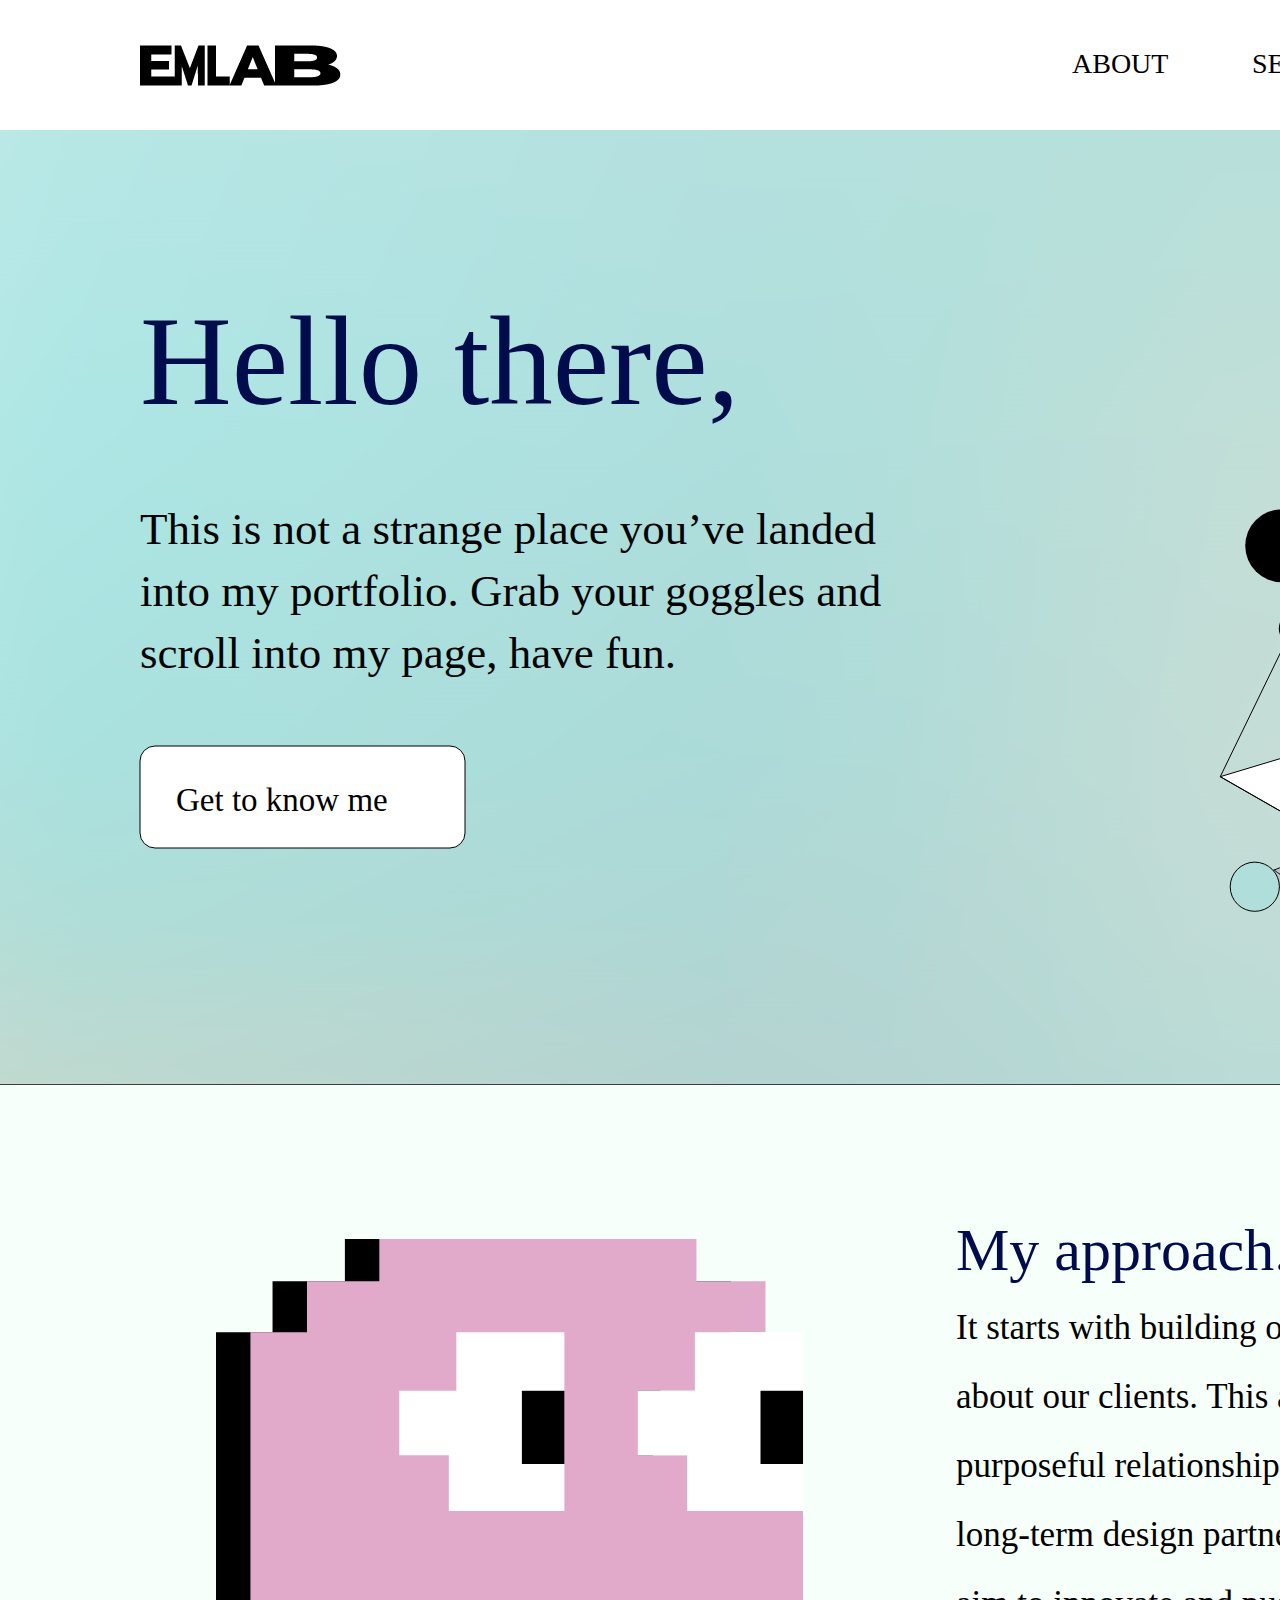
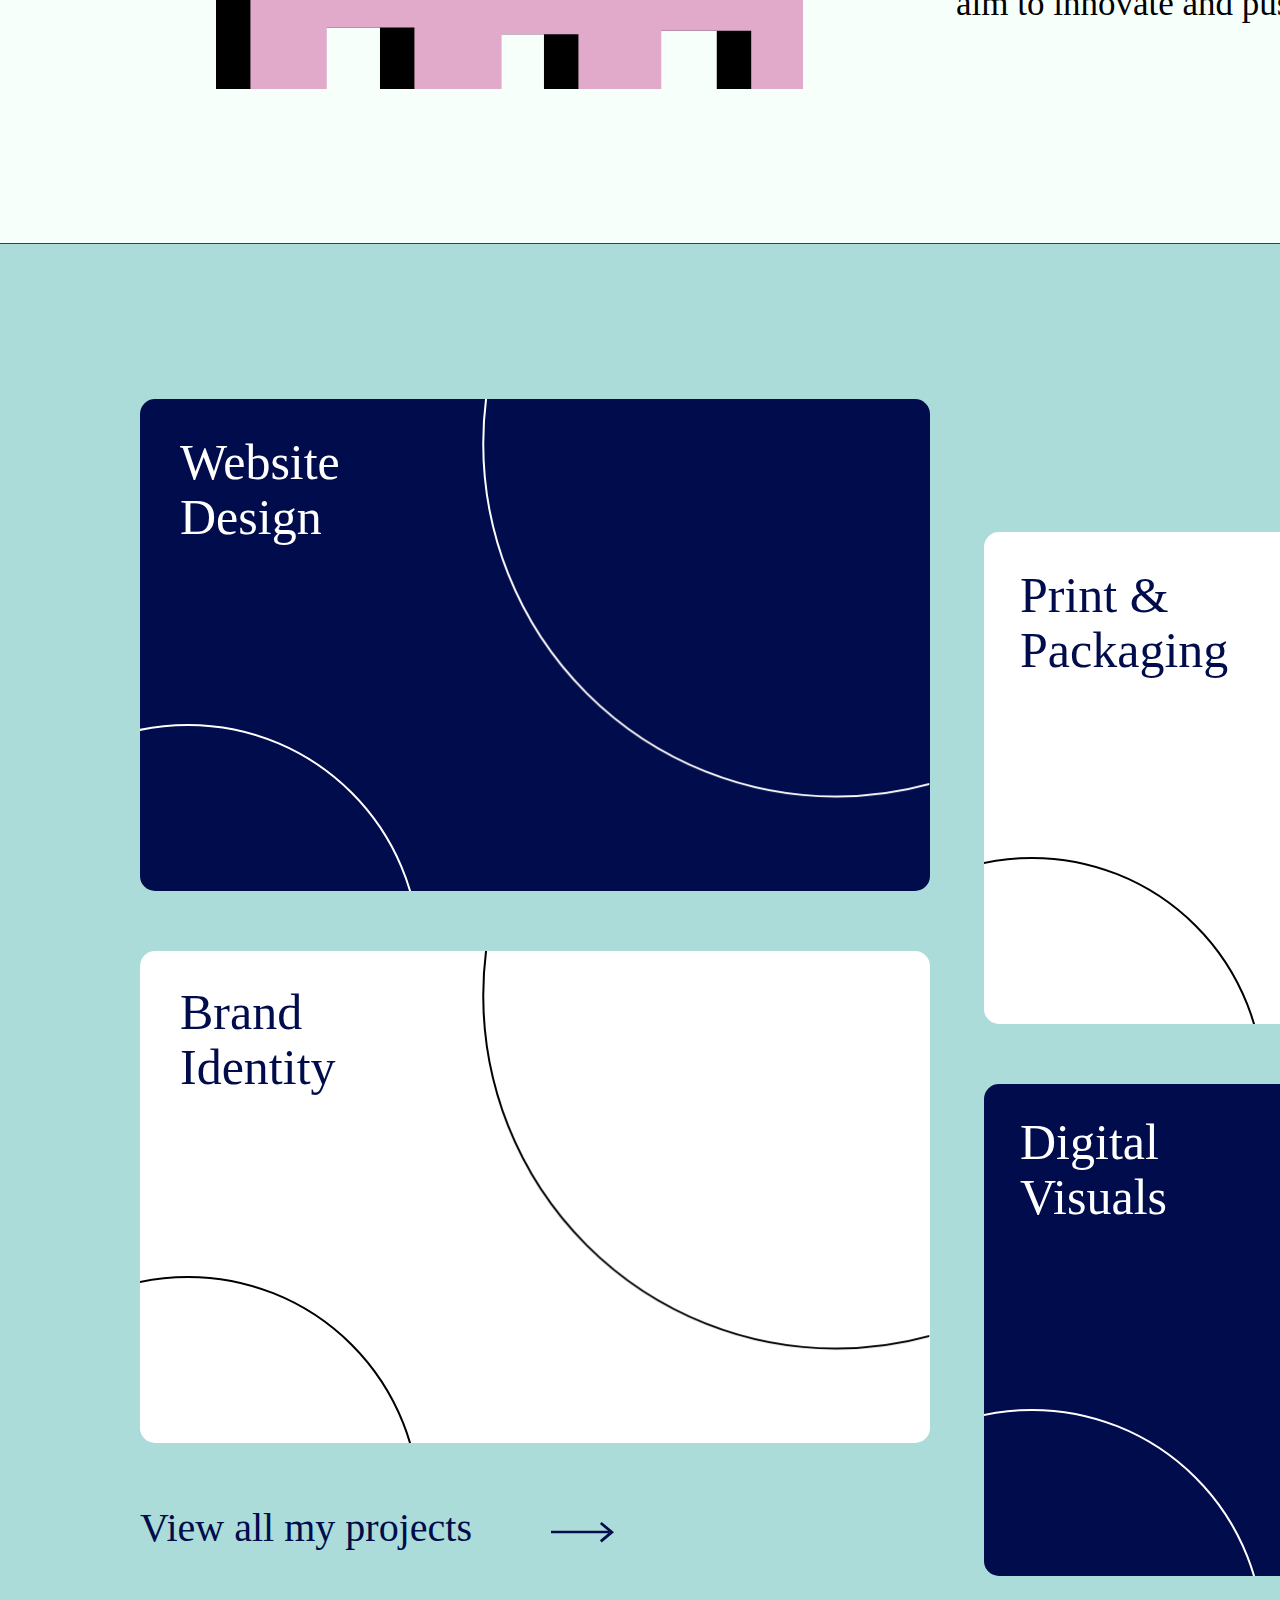
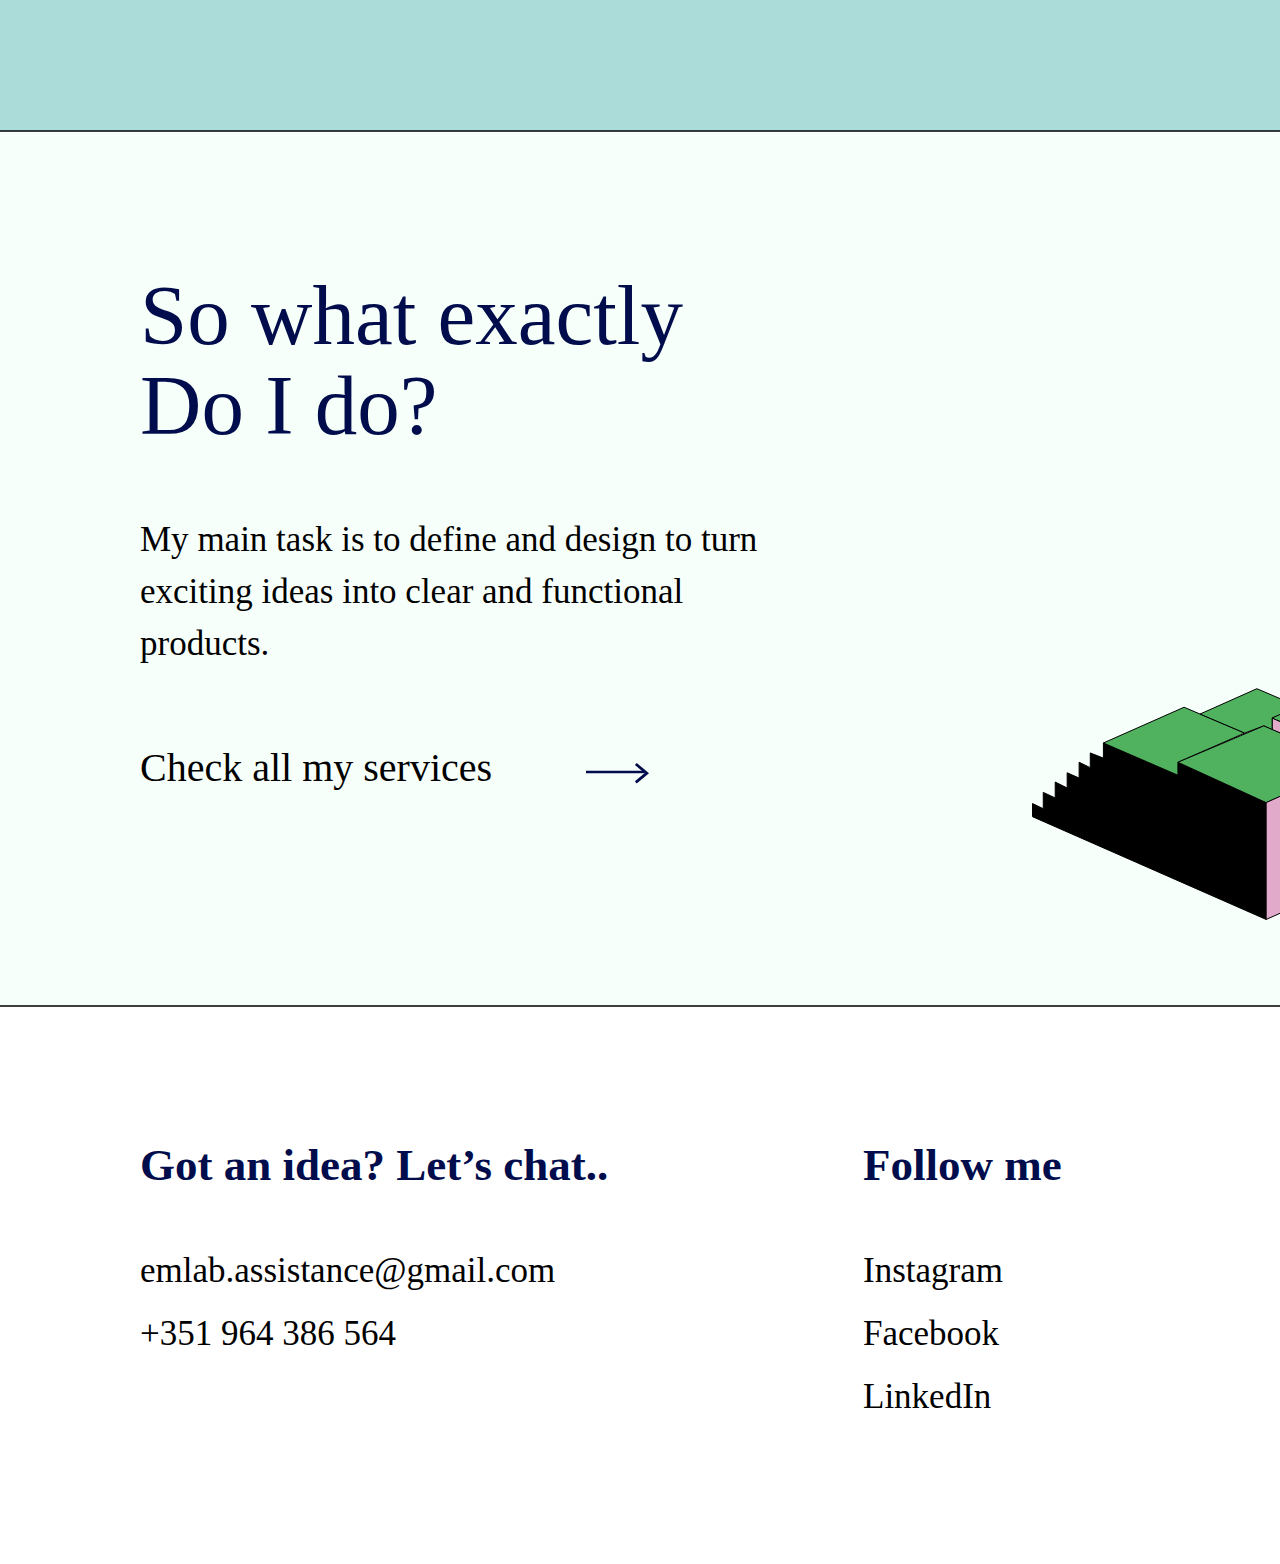
<file: index.html>
<!DOCTYPE html>
<html>
<head>
<meta charset="utf-8"/>
<meta http-equiv="X-UA-Compatible" content="IE=edge"/>
<meta name="viewport" content="width=device-width, initial-scale=1.0">
<title>Home</title>
<link rel="stylesheet" type="text/css" id="applicationStylesheet" href="assets/css/index.css"/>
<link rel="stylesheet" type="text/css" id="applicationStylesheet" href="assets/css/custom.css"/>


<script id="applicationScript" type="text/javascript" src="assets/js/index.js"></script>
</head>
<body style="width: 50%;"> <div>

	<div id="Home">
		<div id="Group_48">
			<svg class="Rectangle_46">
				<rect id="Rectangle_46" rx="0" ry="0" x="0" y="0" width="1920" height="760">
				</rect>
			</svg>
			<div id="My_approach__It_starts_with_bu">
				<span>My approach.</span><br><span style="font-family:Telegraf;font-style:normal;font-weight:lighter;font-size:35px;color:rgba(0,0,0,1);">It starts with building our knowledge and understanding <br/>about our clients. This approach helps us to build <br/>purposeful relationships with our clients, making us a<br/> long-term design partner for companies that genuinely<br/> aim to innovate and push for better.</span>
			</div>
			<img id="img3" src="assets/img/img3.png" srcset="assets/img/img3.png 1x, assets/img/img3@2x.png 2x">
				
		</div>
		<div id="Brand_identity">
			<span>Brand identity</span>
		</div>
		<div id="Packaging">
			<span>Packaging</span>
		</div>
		<svg class="Rectangle_45">
			<rect id="Rectangle_45" rx="15" ry="15" x="0" y="0" width="790" height="492">
			</rect>
		</svg>
		<svg class="Path_83" viewBox="0 1844 1921.041 1.5">
			<path id="Path_83" d="M 0 1844 L 1921.041015625 1844">
			</path>
		</svg>
		<svg class="Path_85" viewBox="0 1844 1921.041 1.5">
			<path id="Path_85" d="M 0 1844 L 1921.041015625 1844">
			</path>
		</svg>
		<svg class="Path_86" viewBox="0 1844 1921.041 1.5">
			<path id="Path_86" d="M 0 1844 L 1921.041015625 1844">
			</path>
		</svg>
		<svg class="Path_84" viewBox="0 1844 1921.041 1.5">
			<path id="Path_84" d="M 0 1844 L 1921.041015625 1844">
			</path>
		</svg>
		<div id="Group_47">
			<div id="Group_10">
				<img id="ID3174" src="assets/img/ID3174.png" >
					
				<svg class="Path_9" viewBox="140 3166 260 1">
					<path id="Path_9" d="M 140 3166 L 400 3166">
					</path>
				</svg>
			</div>
			<div id="This_is_not_a_strange_place_yo">
				<span>This is not a strange place you’ve landed<br/>into my portfolio. Grab your goggles and<br/>scroll into my page, have fun.</span>
			</div>
			<div id="Hello_there">
				<span>Hello there,</span>
			</div>
			<div id="Component_2__1" class="Component_2___1">
				<svg class="Rectangle_47">
					<rect id="Rectangle_47" rx="15" ry="15" x="0" y="0" width="325" height="102">
					</rect>
				</svg>
				<div id="Get_to_know_me">
				<a href="about.html">	<span>Get to know me</span></a>
				</div>
			</div>
			<img id="img2" src="assets/img/img2.png" srcset="assets/img/img2.png 1x, assets/img/img2@2x.png 2x">
				
		</div>
		<div id="Group_39">
			<svg class="Rectangle_48">
				<rect id="Rectangle_48" rx="0" ry="0" x="0" y="0" width="1920" height="558">
				</rect>
			</svg>
			<div id="Got_an_idea_Lets_chat">
				<span>Got an idea? Let’s chat..</span>
			</div>
			<div id="Follow_me">
				<span>Follow me</span>
			</div>
			<div id="emlabassistancegmailcom">
				<a href="mailto:emlab.assistance@gmail.com"><span>emlab.assistance@gmail.com</span></a>
			</div>
			<div id="Instagram">
				<a href="#"><span>Instagram</span></a>
			</div>
			<div id="ID351_964_386_564">
				<a href="#"><span>+351 964 386 564</span></a>
			</div>
			<div id="Facebook">
				<a href="#"><span>Facebook</span></a>
			</div>
			<div id="LinkedIn">
				<a href="#"><span>LinkedIn</span></a>
			</div>
			<img id="thanks" src="assets/img/thanks.png" srcset="assets/img/thanks.png 1x, assets/img/thanks@2x.png 2x">
				
		</div>
		<div id="Group_57">
			<svg class="Rectangle_29">
				<rect id="Rectangle_29" rx="0" ry="0" x="0" y="0" width="1920" height="875">
				</rect>
			</svg>
			<div id="So_what_exactly_Do_I_do">
				<span>So what exactly<br/>Do I do?</span>
			</div>
			<div id="Component_1__2" class="Component_1___2">
				<div id="Check_all_my_services">
					<a href="services.html"><span>Check all my services</span></a>
				</div>
				<div id="Group_23">
					<svg class="Path_81" viewBox="549.848 3015 9.878 16.456">
						<path id="Path_81" d="M 549.8477172851562 3015.000244140625 L 559.725341796875 3023.227783203125 L 549.8477172851562 3031.455810546875">
						</path>
					</svg>
					<svg class="Path_82" viewBox="483.041 3043.694 58.06 2.5">
						<path id="Path_82" d="M 541.100341796875 3043.6943359375 L 483.0407104492188 3043.6943359375">
						</path>
					</svg>
				</div>
			</div>
			<div id="My_Main_task_is_to_define_and_">
				<span>My </span><span style="text-transform:lowercase;">M</span><span>ain task is to define and design to turn<br/>exciting ideas into clear and functional<br/>products.</span>
			</div>
			<img id="img4" src="assets/img/img4.png" srcset="assets/img/img4.png 1x, assets/img/img4@2x.png 2x">
				
		</div>
		<svg class="Rectangle_49">
			<rect id="Rectangle_49" rx="0" ry="0" x="0" y="0" width="1920" height="1487">
			</rect>
		</svg>
		<div id="Group_50">
			<div id="Group_49">
				<svg class="Rectangle_35">
					<rect id="Rectangle_35" rx="15" ry="15" x="0" y="0" width="790" height="492">
					</rect>
				</svg>
				<div id="Group_28">
					<div id="Group_25">
						<img id="Group_24" src="assets/img/Group_24.png" srcset="assets/img/Group_24.png 1x, assets/img/Group_24@2x.png 2x">
							
						</svg>
					</div>
					<div id="Group_27">
						<img id="Group_26" src="assets/img/Group_26.png" srcset="assets/img/Group_26.png 1x, assets/img/Group_26@2x.png 2x">
							
						</svg>
					</div>
				</div>
			</div>
			<div id="Website_Design">
				<span>Website<br/>Design</span>
			</div>
		</div>
		<div id="Group_55">
			<svg class="Rectangle_40">
				<rect id="Rectangle_40" rx="15" ry="15" x="0" y="0" width="790" height="492">
				</rect>
			</svg>
			<div id="Group_30">
				<div id="Group_25_b">
					<img id="Group_24_b" src="assets/img/Group_24_b.png" srcset="assets/img/Group_24_b.png 1x, assets/img/Group_24_b@2x.png 2x">
						
					</svg>
				</div>
				<div id="Group_27_b">
					<img id="Group_26_b" src="assets/img/Group_26_b.png" srcset="assets/img/Group_26_b.png 1x, assets/img/Group_26_b@2x.png 2x">
						
					</svg>
				</div>
			</div>
			<div id="Digital_Visuals">
				<span>Digital<br/>Visuals</span>
			</div>
		</div>
		<div id="Group_54">
			<div id="Group_53">
				<svg class="Rectangle_39">
					<rect id="Rectangle_39" rx="15" ry="15" x="0" y="0" width="790" height="492">
					</rect>
				</svg>
				<div id="Group_32">
					<div id="Group_25_ca">
						<img id="Group_24_cb" src="assets/img/Group_24_cb.png" srcset="assets/img/Group_24_cb.png 1x, assets/img/Group_24_cb@2x.png 2x">
							
						</svg>
					</div>
					<div id="Group_27_cc">
						<img id="Group_26_cd" src="assets/img/Group_26_cd.png" srcset="assets/img/Group_26_cd.png 1x, assets/img/Group_26_cd@2x.png 2x">
							
						</svg>
					</div>
				</div>
			</div>
			<div id="Brand_Identity">
				<span>Brand<br/>Identity</span>
			</div>
		</div>
		<div id="Group_52">
			<div id="Group_51">
				<svg class="Rectangle_36">
					<rect id="Rectangle_36" rx="15" ry="15" x="0" y="0" width="790" height="492">
					</rect>
				</svg>
				<div id="Group_29">
					<div id="Group_25_cj">
						<img id="Group_24_ck" src="assets/img/Group_24_ck.png" srcset="assets/img/Group_24_ck.png 1x, assets/img/Group_24_ck@2x.png 2x">
							
						</svg>
					</div>
					<div id="Group_27_cl">
						<img id="Group_26_cm" src="assets/img/Group_26_cm.png" srcset="assets/img/Group_26_cm.png 1x, assets/img/Group_26_cm@2x.png 2x">
							
						</svg>
					</div>
				</div>
			</div>
			<div id="Print__Packaging">
				<span>Print &<br/>Packaging</span>
			</div>
		</div>
		<div id="Component_1__1" class="Component_1___1">
			<div id="View_all_my_projects">
				<span>View all my projects</span>
			</div>
			<div id="Group_23_cq">
				<svg class="Path_81_cr" viewBox="549.848 3015 9.878 16.456">
					<path id="Path_81_cr" d="M 549.8477172851562 3015.000244140625 L 559.725341796875 3023.227783203125 L 549.8477172851562 3031.455810546875">
					</path>
				</svg>
				<svg class="Path_82_cs" viewBox="483.041 3043.694 58.06 2.5">
					<path id="Path_82_cs" d="M 541.100341796875 3043.6943359375 L 483.0407104492188 3043.6943359375">
					</path>
				</svg>
			</div>
		</div>
		<div id="Group_46">
			<svg class="Rectangle_1">
				<rect id="Rectangle_1" rx="0" ry="0" x="0" y="0" width="1920" height="130">
				</rect>
			</svg>
			<div id="Group_45">
				<div id="Component_6__1" class="Component_6___1">
					<div id="Work">
						<a href="about.html"><span>Work</span></a>
					</div>
				</div>
				<div id="Component_5__1" class="Component_5___1">
					<div id="Services">
						<a href="services.html"><span>Services</span></a>
					</div>
				</div>
				<div id="Component_4__1" class="Component_4___1">
					<div id="About">
						<a href="about.html"><span>About</span></a>
					</div>
				</div>
				<div id="Component_7__1" class="Component_7___1">
					<div id="Contact">
						<a href="#Group_39"><span>Contact</span></a>
					</div>
				</div>
			</div>
			<a href="index.html"><img id="EMLAB-logo-01" src="assets/img/EMLAB-logo-01.png" srcset="assets/img/EMLAB-logo-01.png 1x, assets/img/EMLAB-logo-01@2x.png 2x"></a>
				
		</div>
		<svg class="Path_177" viewBox="0 1844 1921.041 1.5">
			<path id="Path_177" d="M 0 1844 L 1921.041015625 1844">
			</path>
		</svg>
		<svg class="Path_178" viewBox="0 1844 1921.041 1.5">
			<path id="Path_178" d="M 0 1844 L 1921.041015625 1844">
			</path>
		</svg>
	</div>
</div>

</body>
</html>
</file>
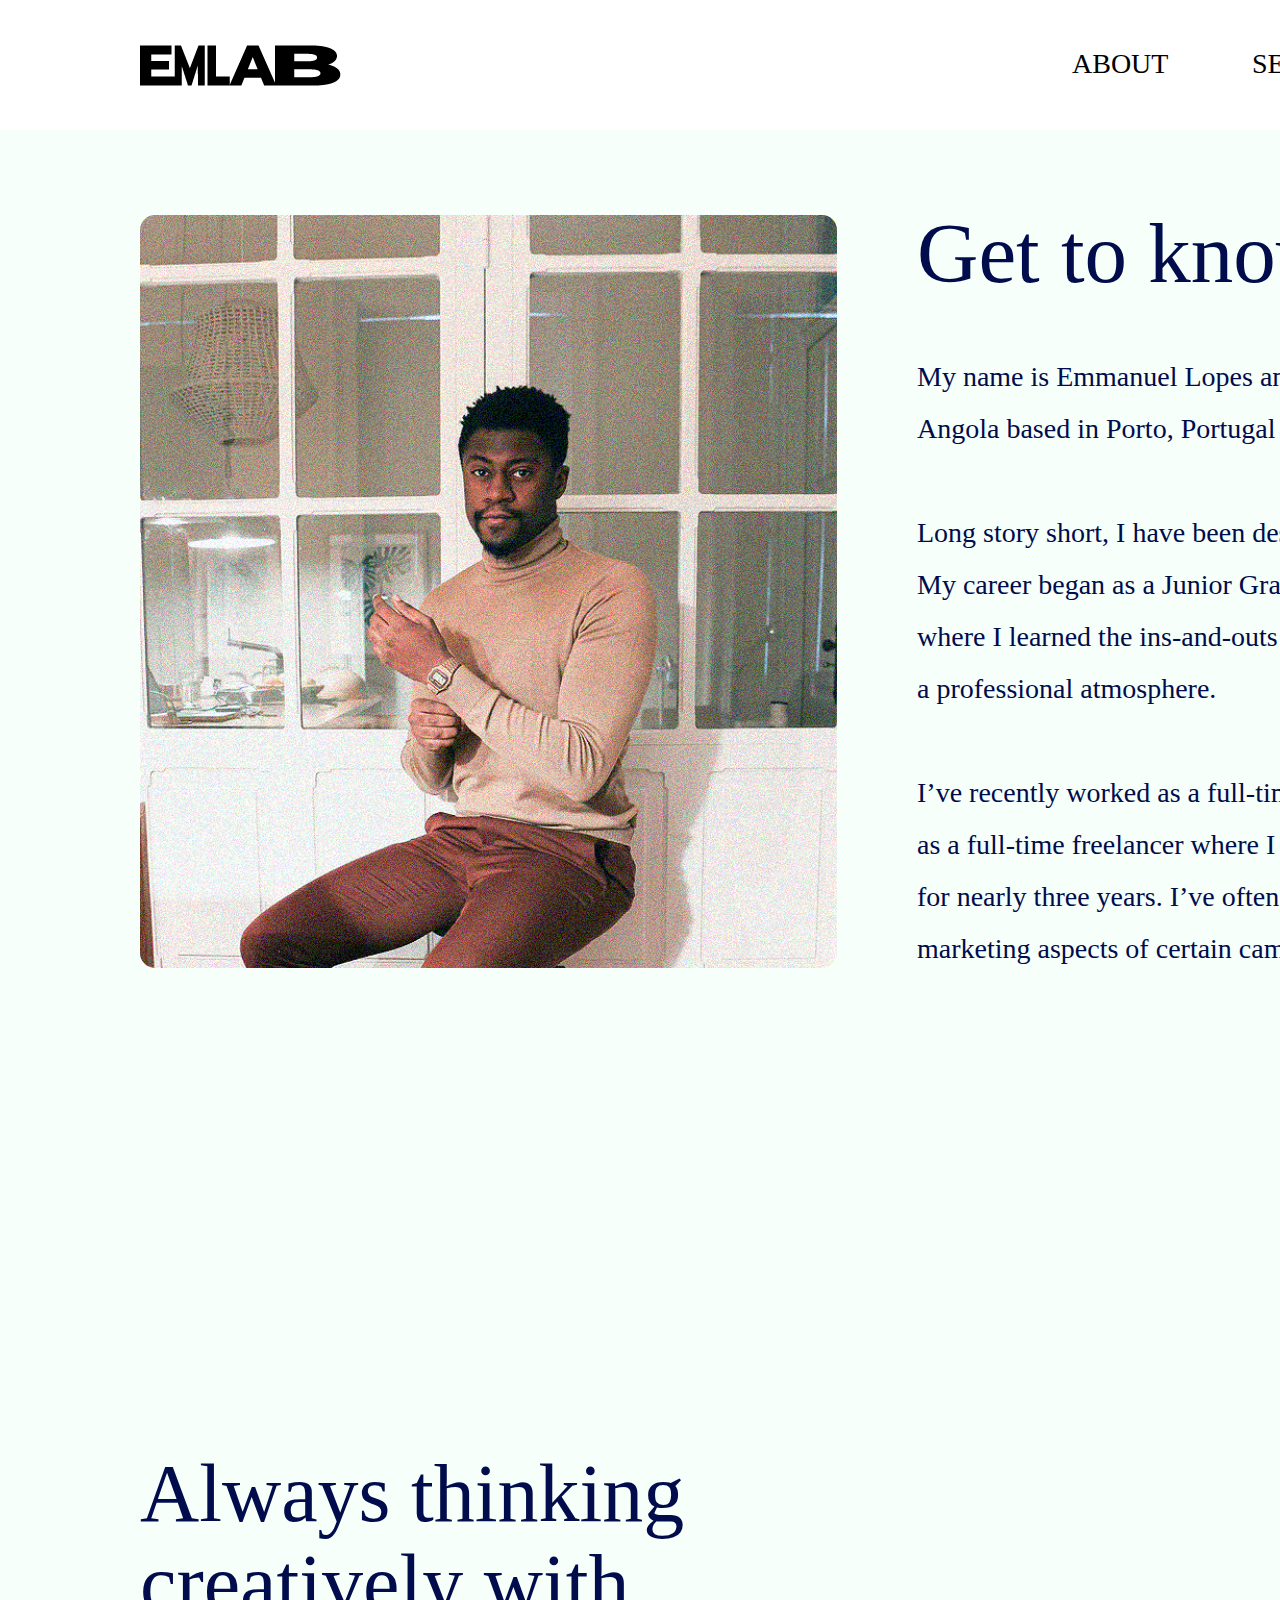
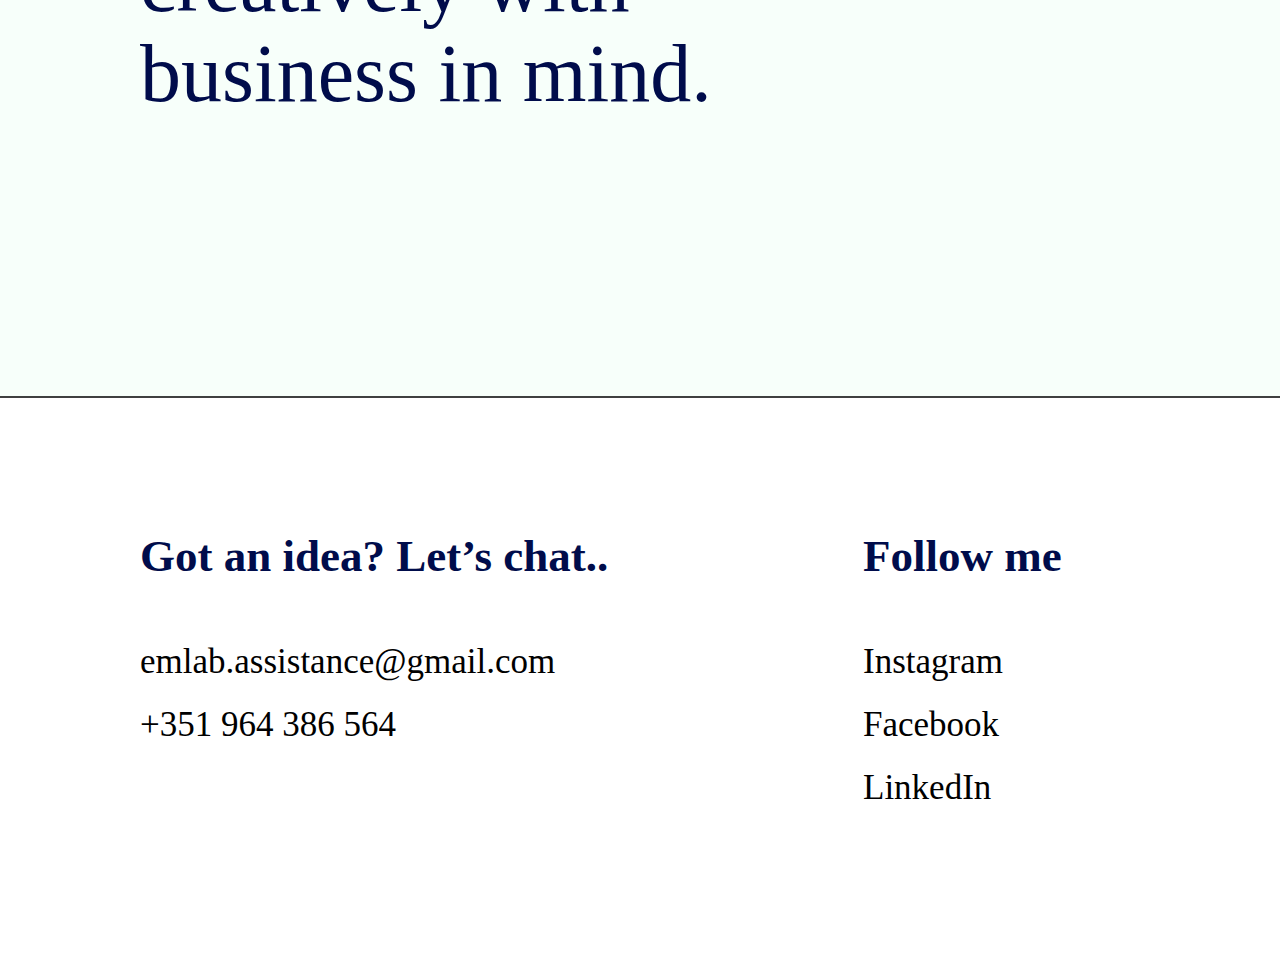
<file: about.html>
<!DOCTYPE html>
<html>
<head>
<meta charset="utf-8"/>
<meta http-equiv="X-UA-Compatible" content="IE=edge"/>
<meta name="viewport" content="width=device-width, initial-scale=1.0">
<title>About me</title>
<link rel="stylesheet" type="text/css" id="applicationStylesheet" href="assets/css/about.css"/>
<link rel="stylesheet" type="text/css" id="applicationStylesheet" href="assets/css/custom.css"/>
<script id="applicationScript" type="text/javascript" src="assets/js/about.js"></script>
</head>
<body>
<div id="About_me">
	<div id="Group_39">
		<svg class="Rectangle_48">
			<rect id="Rectangle_48" rx="0" ry="0" x="0" y="0" width="1920" height="558">
			</rect>
		</svg>
		<div id="Got_an_idea_Lets_chat">
			<span>Got an idea? Let’s chat..</span>
		</div>
		<div id="Follow_me">
			<span>Follow me</span>
		</div>
		<div id="emlabassistancegmailcom">
			<a href="mailto:emlab.assistance@gmail.com"><span>emlab.assistance@gmail.com</span></a>
		</div>
		<div id="Instagram">
			<a href="#"><span>Instagram</span></a>
		</div>
		<div id="ID351_964_386_564">
			<a href="#"><span>+351 964 386 564</span></a>
		</div>
		<div id="Facebook">
			<a href="#"><span>Facebook</span></a>
		</div>
		<div id="LinkedIn">
			<a href="#"><span>LinkedIn</span></a>
		</div>
		<img id="thanks" src="assets/img/thanks.png" srcset="assets/img/thanks.png 1x, assets/img/thanks@2x.png 2x">
			
	</div>
	<svg class="Rectangle_51">
		<rect id="Rectangle_51" rx="0" ry="0" x="0" y="0" width="1920" height="1867">
		</rect>
	</svg>
	<div id="Get_to_know_me_">
		<span>Get to know me</span><span style="font-style:normal;font-weight:lighter;font-size:35px;"></span><br>
	</div>
	<div id="My_name_is_Emmanuel_Lopes_and_" style="width: 200px;">
			<p >My name is Emmanuel Lopes and I’m a Creative from Luanda,<br> Angola based in Porto, Portugal and I mainly I’m a Graphic Designer.<br/><br/>Long story short, I have been designing professionally for almost 7 years.<br> My career began as a Junior Graphic and Interior Design intern,<br> where I learned the ins-and-outs of working alone and with teams in <br/>a professional atmosphere.<br/><br/>I’ve recently worked as a full-time employee in a marketing firm and also,<br> as a full-time freelancer where I managed and maintained brand’s website <br> for nearly three years. I’ve often contributed as a designer on branding and <br> marketing aspects of certain campaigns.</p>
	</div>
	<div id="Always_thinking_creatively_wit">
		<span>Always thinking<br/>creatively with<br/>business in mind.</span>
	</div>
	<svg class="Rectangle_1">
		<rect id="Rectangle_1" rx="0" ry="0" x="0" y="0" width="1920" height="130">
		</rect>
	</svg>
	<div id="Component_6__2" class="Component_6___2">
		<div id="Work">
			<a href="about.html"><span>Work</span></a>
		</div>
	</div>
	<div id="Component_5__2" class="Component_5___2">
		<div id="Services">
			<a href="services.html"><span>Services</span></a>
		</div>
	</div>
	<div id="Component_4__2" class="Component_4___2">
		<div id="About">
			<a href="about.html"><span>About</span></a>
		</div>
	</div>
	<div id="Component_7__2" class="Component_7___2">
		<div id="Contact">
			<a href="#Group_39"><span>Contact</span></a>
		</div>
	</div>
	<img id="ID44C11544-BC4D-416D-89C4-FFD4" src="assets/img/ID44C11544-BC4D-416D-89C4-FFD4.png" srcset="assets/img/ID44C11544-BC4D-416D-89C4-FFD4.png 1x, assets/img/ID44C11544-BC4D-416D-89C4-FFD4@2x.png 2x">
		
	<svg class="Path_175" viewBox="0 1844 1921.041 1.5">
		<path id="Path_175" d="M 0 1844 L 1921.041015625 1844">
		</path>
	</svg>
	<a href="index.html"><img id="EMLAB-logo-01" src="assets/img/EMLAB-logo-01.png" srcset="assets/img/EMLAB-logo-01.png 1x, assets/img/EMLAB-logo-01@2x.png 2x"></a>
		
</div>
</body>
</html>
</file>
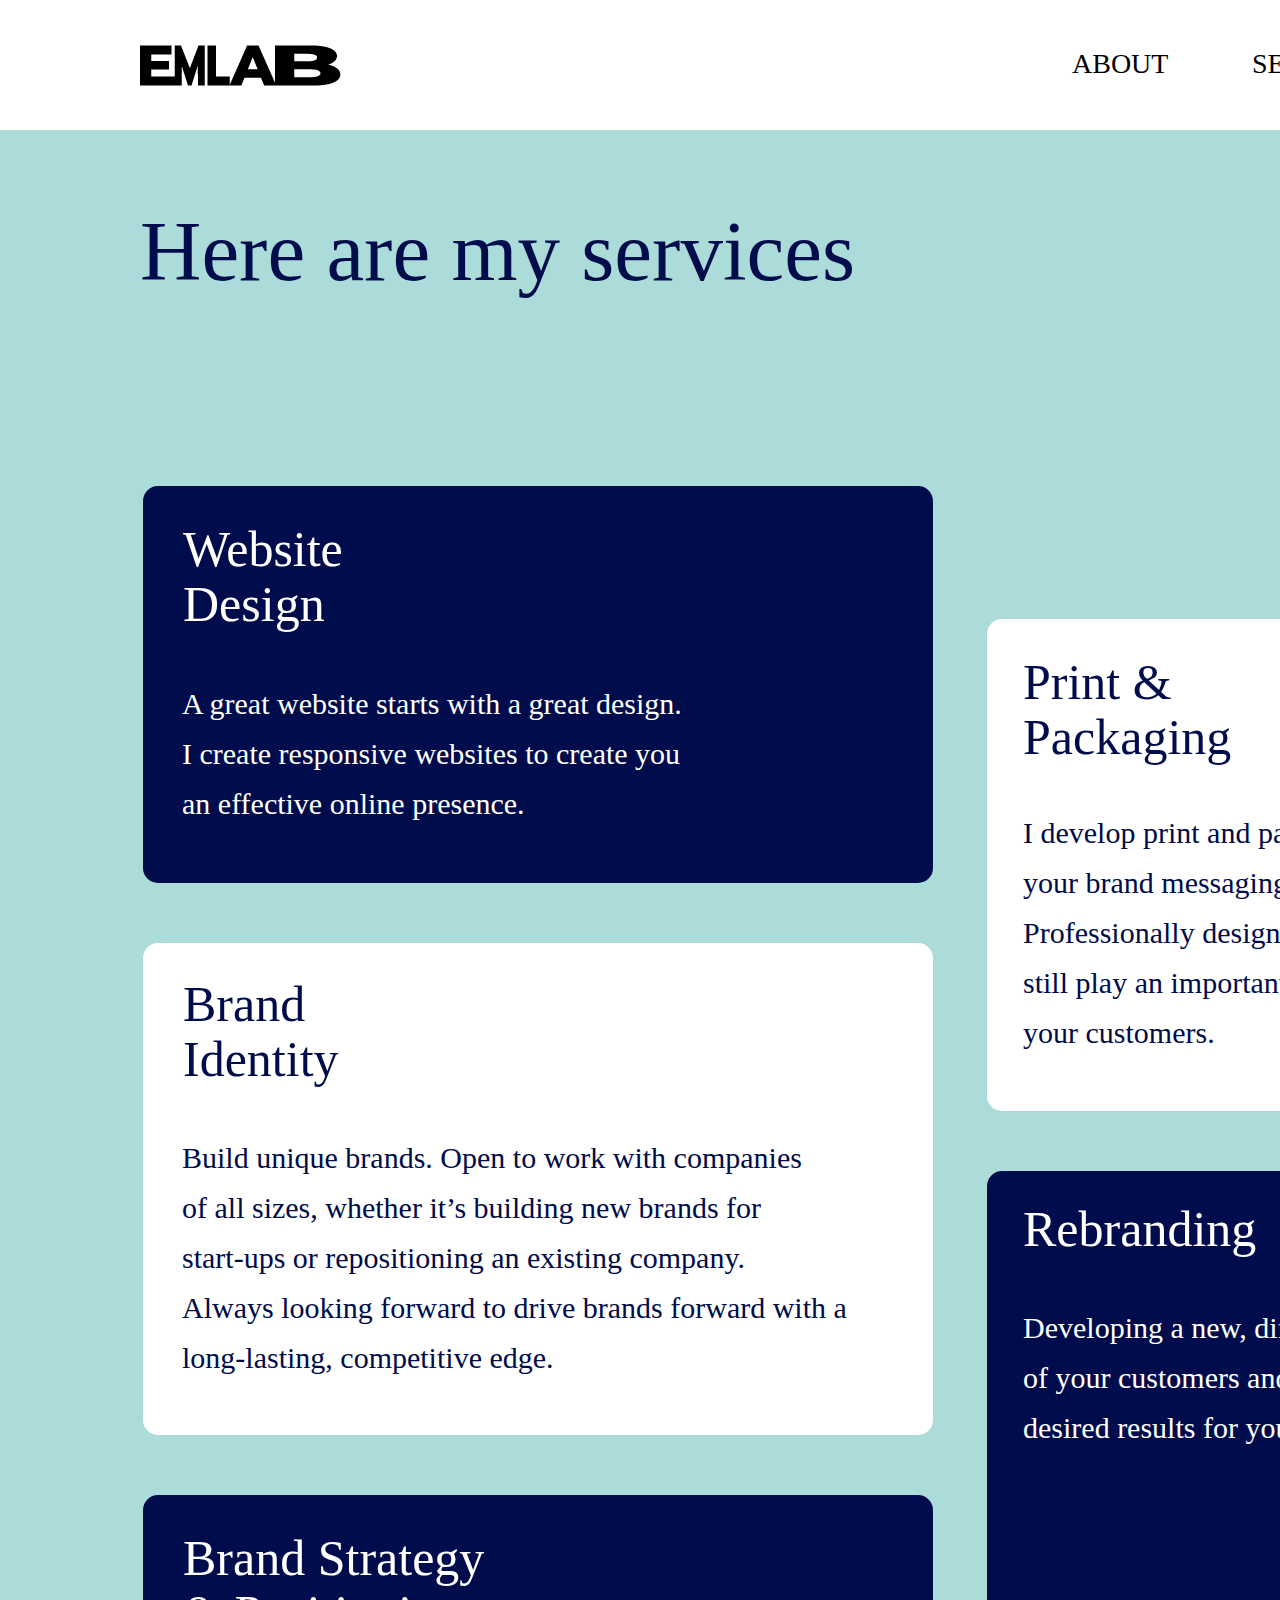
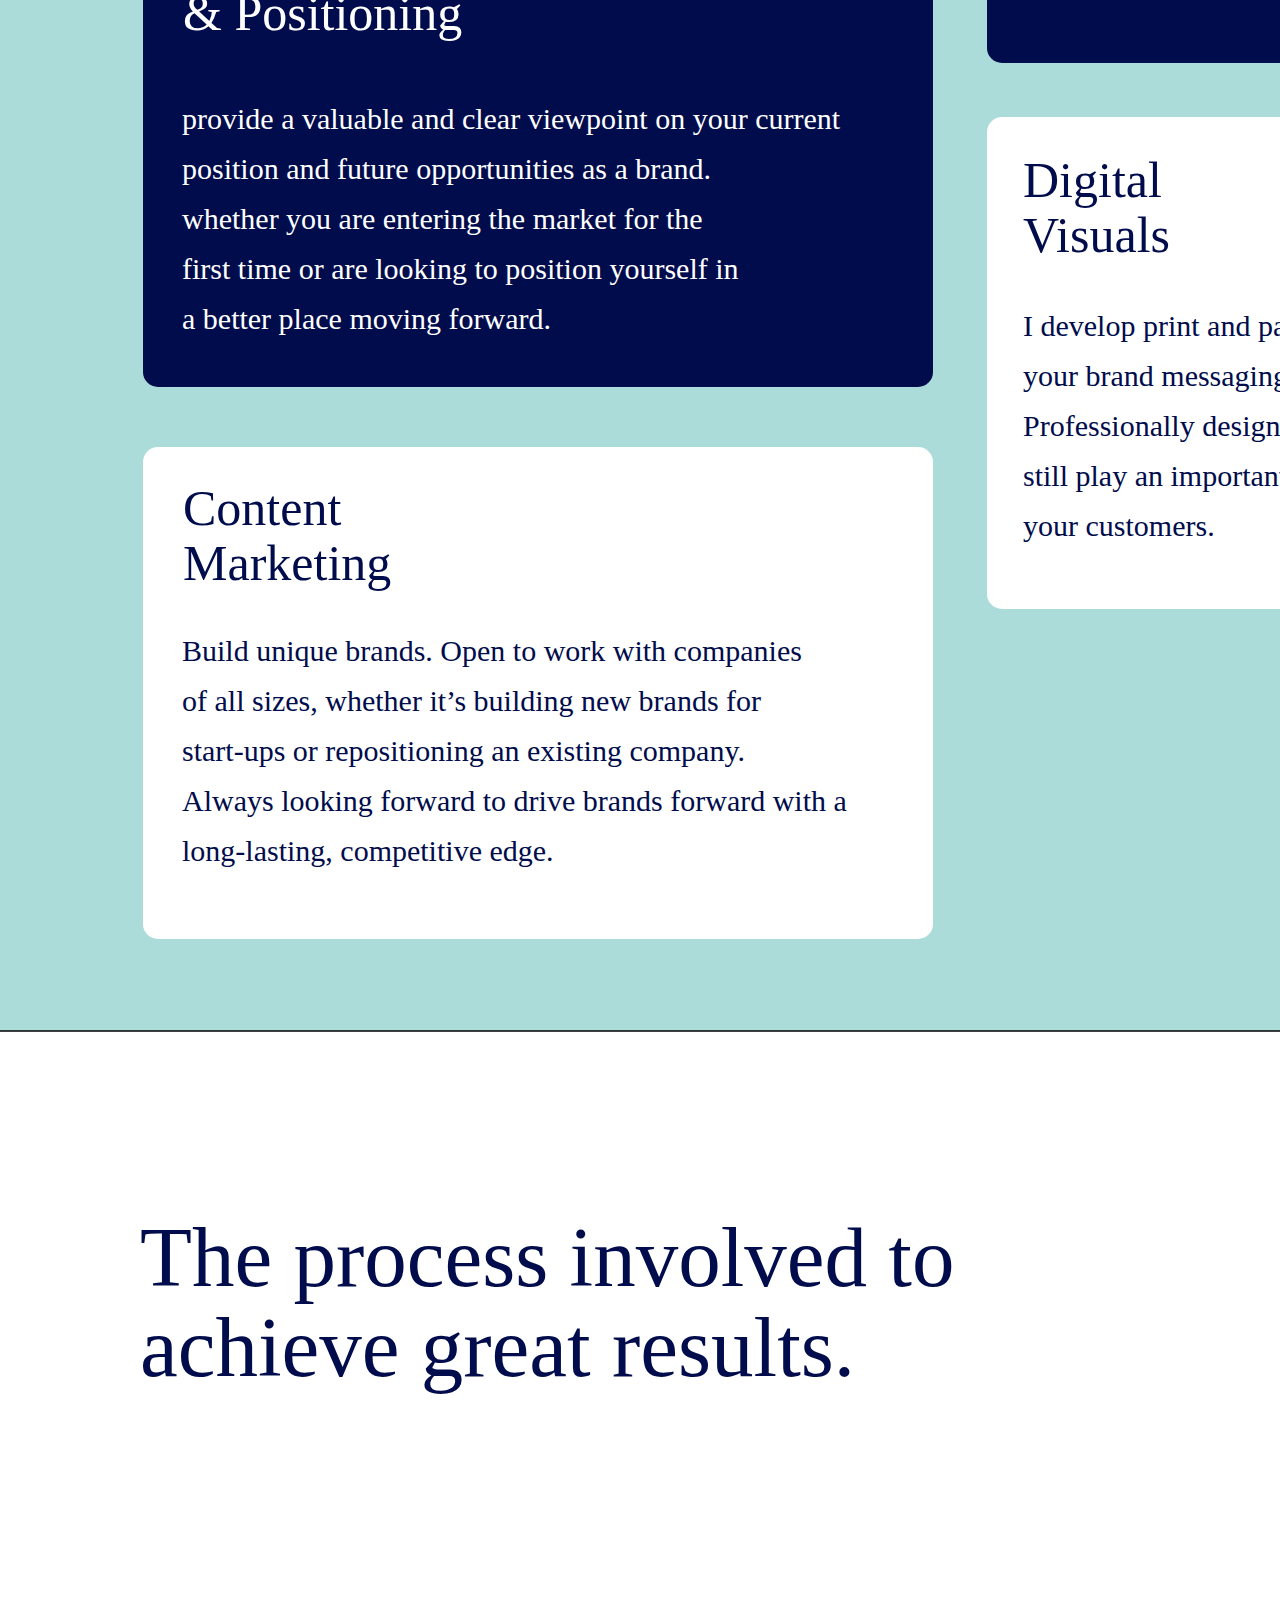
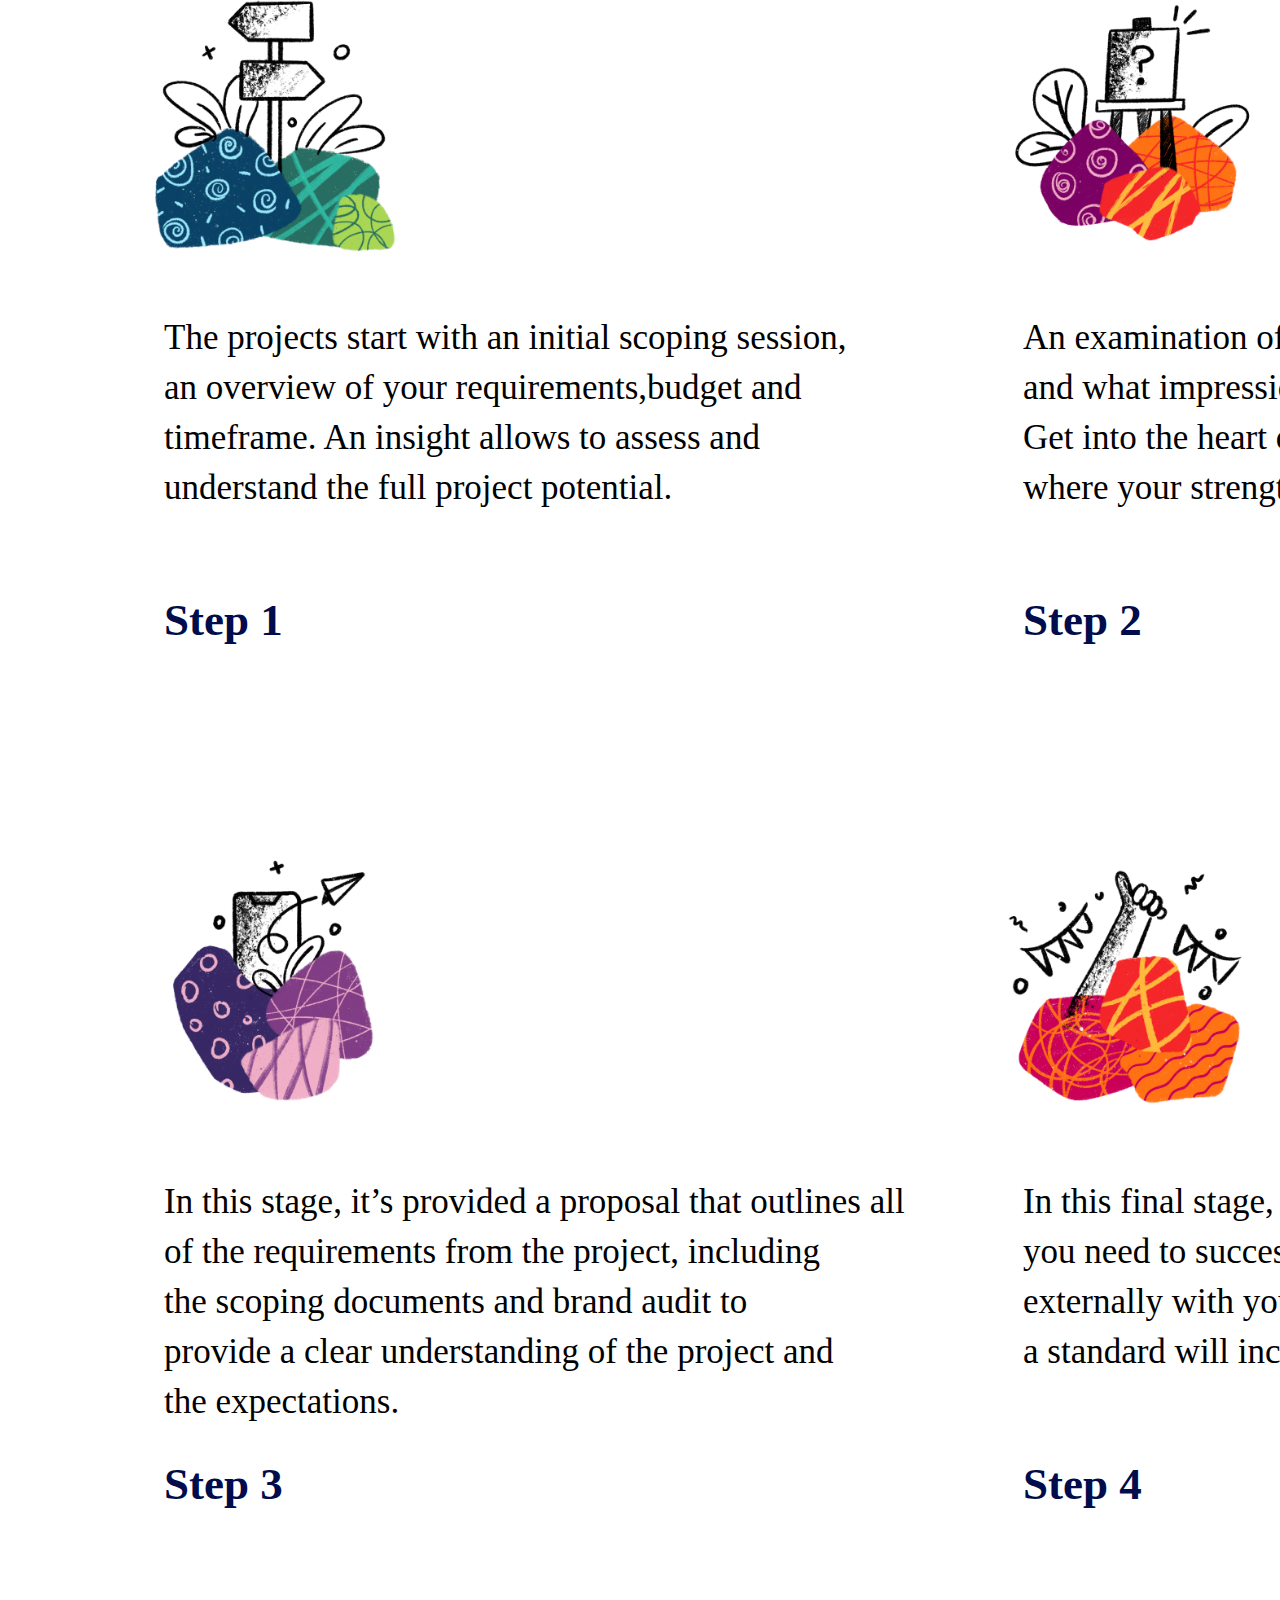
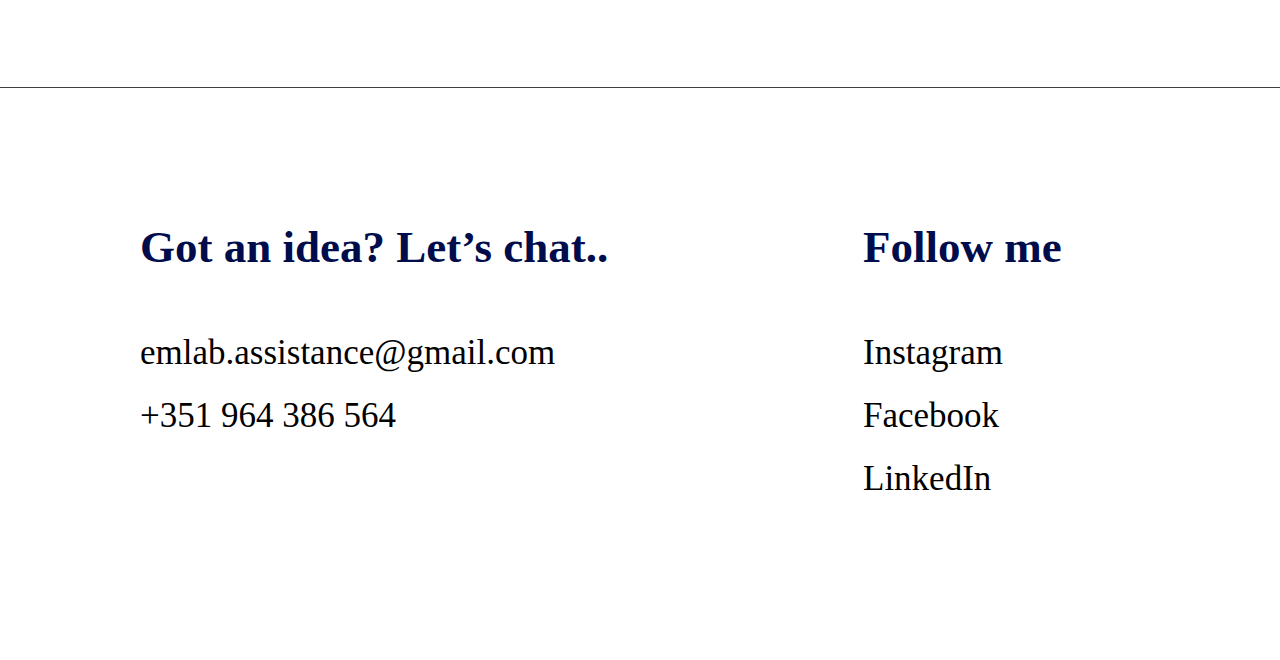
<file: services.html>
<!DOCTYPE html>
<html>
<head>
<meta charset="utf-8"/>
<meta http-equiv="X-UA-Compatible" content="IE=edge"/>
<meta name="viewport" content="width=device-width, initial-scale=1.0">
<title>Services</title>
<link rel="stylesheet" type="text/css" id="applicationStylesheet" href="assets/css/services.css"/>
<link rel="stylesheet" type="text/css" id="applicationStylesheet" href="assets/css/custom.css"/>
<script id="applicationScript" type="text/javascript" src="assets/js/services.js"></script>
</head>
<body>
<div id="Services">
	<div id="The_projects_start_with_an_ini">
		<span>The projects start with an initial scoping session,<br>  an overview of your requirements,budget and <br> timeframe. An insight allows to assess and  <br>understand the full project potential.</span>
	</div>
	<div id="An_examination_of_elements_und">
		<span>An examination of elements, understanding what works,<br> and what impression they give to your customers. <br>Get into the heart of your business understanding <br>where your strengths and weaknesses lie.</span>
	</div>
	<svg class="Rectangle_53">
		<rect id="Rectangle_53" rx="0" ry="0" x="0" y="0" width="1920" height="2501">
		</rect>
	</svg>
	<div id="Here_are_my_services">
		<span>Here are my services</span>
	</div>
	<svg class="Path_174" viewBox="0 1844 1921.041 1.5">
		<path id="Path_174" d="M 0 1844 L 1921.041015625 1844">
		</path>
	</svg>
	<svg class="Path_176" viewBox="0 1844 1921.041 1.5">
		<path id="Path_176" d="M 0 1844 L 1921.041015625 1844">
		</path>
	</svg>
	<svg class="Rectangle_1">
		<rect id="Rectangle_1" rx="0" ry="0" x="0" y="0" width="1920" height="130">
		</rect>
	</svg>
	<div id="Component_6__5" class="Component_6___5">
		<div id="Work">
			<a href="about.html"><span>Work</span></a>
		</div>
	</div>
	<div id="Component_5__5" class="Component_5___5">
		<div id="Services_t">
			<a href="services.html"><span>Services</span></a>
		</div>
	</div>
	<div id="Component_4__5" class="Component_4___5">
		<div id="About">
			<a href="about.html"><span>About</span></a>
		</div>
	</div>
	<div id="Component_7__5" class="Component_7___5">
		<div id="Contact">
			<a href="#Group_39"><span>Contact</span></a>
		</div>
	</div>
	<a href="index.html"><img id="EMLAB-logo-01" src="assets/img/EMLAB-logo-01.png" srcset="assets/img/EMLAB-logo-01.png 1x, assets/img/EMLAB-logo-01@2x.png 2x"></a>
		
	<div id="Step_1_">
		<span>Step 1 </span>
	</div>
	<div id="Step_2_">
		<span>Step 2 </span>
	</div>
	<div id="Step_3_">
		<span>Step 3 </span>
	</div>
	<div id="Step_4_">
		<span>Step 4 </span>
	</div>
	<div id="Group_59">
		<div id="Group_49">
			<svg class="Rectangle_35">
				<rect id="Rectangle_35" rx="15" ry="15" x="0" y="0" width="790" height="397">
				</rect>
			</svg>
		</div>
		<div id="Website_Design">
			<span>Website<br/>Design</span>
		</div>
	</div>
	<div id="Group_63">
		<div id="Group_49_">
			<svg class="Rectangle_35_">
				<rect id="Rectangle_35_" rx="15" ry="15" x="0" y="0" width="790" height="492">
				</rect>
			</svg>
		</div>
		<div id="Brand_Strategy__Positioning">
			<span>Brand Strategy<br/>& Positioning</span>
		</div>
	</div>
	<div id="Group_62">
		<svg class="Rectangle_40">
			<rect id="Rectangle_40" rx="15" ry="15" x="0" y="0" width="790" height="492">
			</rect>
		</svg>
		<div id="Rebranding">
			<span>Rebranding</span>
		</div>
	</div>
	<div id="Group_61">
		<div id="Group_53">
			<svg class="Rectangle_39">
				<rect id="Rectangle_39" rx="15" ry="15" x="0" y="0" width="790" height="492">
				</rect>
			</svg>
		</div>
		<div id="Brand_Identity">
			<span>Brand<br/>Identity</span>
		</div>
	</div>
	<div id="Group_65">
		<div id="Group_53_bj">
			<svg class="Rectangle_39_bk">
				<rect id="Rectangle_39_bk" rx="15" ry="15" x="0" y="0" width="790" height="492">
				</rect>
			</svg>
		</div>
		<div id="Content_Marketing">
			<span>Content<br/>Marketing</span>
		</div>
	</div>
	<div id="Group_60">
		<div id="Group_51">
			<svg class="Rectangle_36">
				<rect id="Rectangle_36" rx="15" ry="15" x="0" y="0" width="790" height="492">
				</rect>
			</svg>
		</div>
		<div id="Print__Packaging">
			<span>Print &<br/>Packaging</span>
		</div>
	</div>
	<div id="Group_64">
		<div id="Group_51_br">
			<svg class="Rectangle_36_bs">
				<rect id="Rectangle_36_bs" rx="15" ry="15" x="0" y="0" width="790" height="492">
				</rect>
			</svg>
		</div>
		<div id="Digital_Visuals">
			<span>Digital<br/>Visuals</span>
		</div>
	</div>
	<div id="The_process_involved_to__achie">
		<span>The process involved to <br/>achieve great results.</span>
	</div>
	<div id="Group_39">
		<svg class="Rectangle_48">
			<rect id="Rectangle_48" rx="0" ry="0" x="0" y="0" width="1920" height="558">
			</rect>
		</svg>
		<div id="Got_an_idea_Lets_chat">
			<span>Got an idea? Let’s chat..</span>
		</div>
		<div id="Follow_me">
			<span>Follow me</span>
		</div>
		<div id="emlabassistancegmailcom">
			<a href="mailto:emlab.assistance@gmail.com"><span>emlab.assistance@gmail.com</span></a>
		</div>
		<div id="Instagram">
			<a href="#"><span>Instagram</span></a>
		</div>
		<div id="ID351_964_386_564">
			<a href="#"><span>+351 964 386 564</span></a>
		</div>
		<div id="Facebook">
			<a href="#"><span>Facebook</span></a>
		</div>
		<div id="LinkedIn">
			<a href="#"><span>LinkedIn</span></a>
		</div>
		<img id="thanks" src="assets/img/thanks.png" srcset="assets/img/thanks.png 1x, assets/img/thanks@2x.png 2x">
			
	</div>
	<div id="In_this_stage_its_provided_a_p">
		<span>In this stage, it’s provided a proposal that outlines all <br> of the requirements from the project, including<br>  the scoping documents and brand audit to<br>  provide a clear understanding of the project and<br>   the expectations.</span>
	</div>
	<div id="In_this_final_stage_we_look_to">
		<span>In this final stage, we look to equip you with everything<br> you need to successfully launch your brand internally and<br> externally with your customers. This as<br> a standard will include everything arranged.</span>
	</div>
	<img id="Page_not_found" src="assets/img/Page_not_found.png" srcset="assets/img/Page_not_found.png 1x, assets/img/Page_not_found@2x.png 2x">
		
	<img id="Message_sent_successfully" src="assets/img/Message_sent_successfully.png" srcset="assets/img/Message_sent_successfully.png 1x, assets/img/Message_sent_successfully@2x.png 2x">
		
	<img id="No_list_found" src="assets/img/No_list_found.png" srcset="assets/img/No_list_found.png 1x, assets/img/No_list_found@2x.png 2x">
		
	<img id="Success" src="assets/img/Success.png" srcset="assets/img/Success.png 1x, assets/img/Success@2x.png 2x">
		
	<div id="A_great_website_starts_with_a_">
		<span>A great website starts with a great design.<br>I create responsive websites to create you<br> an effective online presence.</span>
	</div>
	<div id="Developing_a_new_differentiate">
		<span>Developing a new, differentiated identity in the minds <br>of your customers and competitors to deliver the <br> desired results for your business.</span>
	</div>
	<div id="provide_a_valuable_and_clear_v">
		<span>provide a valuable and clear viewpoint on your current <br> position and future opportunities as a brand.<br/>whether you are entering the market for the <br> first time or are looking to position yourself in <br>a better place moving forward.</span>
	</div>
	<div id="I_develop_print_and_packaging_">
		<span>I develop print and packaging designs that delivers<br> your brand messaging with the first impression.<br> Professionally designed printed marketing materials<br> still play an important role in communicating with<br> your customers.</span>
	</div>
	<div id="I_develop_print_and_packaging__cf">
		<span>I develop print and packaging designs that delivers<br> your brand messaging with the first impression.<br> Professionally designed printed marketing materials<br> still play an important role in communicating with<br> your customers.</span>
	</div>
	<div id="Build_unique_brands_Open_to_wo">
		<span>Build unique brands. Open to work with companies <br> of all sizes, whether it’s building new brands for <br>start-ups or repositioning an existing company. <br>Always looking forward to drive brands forward with a<br/>long-lasting, competitive edge.</span>
	</div>
	<div id="Build_unique_brands_Open_to_wo_ch">
		<span>Build unique brands. Open to work with companies <br> of all sizes, whether it’s building new brands for <br>start-ups or repositioning an existing company. <br>Always looking forward to drive brands forward with a<br/>long-lasting, competitive edge.</span>
	</div>
</div>
</body>
</html>
</file>
<file: assets/css/index.css>
.mediaViewInfo {
	--web-view-name: Home;
	--web-view-id: Home;
	--web-scale-on-resize: true;
	--web-enable-deep-linking: true;
}
:root {
	--web-view-ids: Home;
}
* {
	margin: 0;
	padding: 0;
	box-sizing: border-box;
	border: none;
}
#Home {
	position: absolute;
	width: 1920px;
	height: 4764px;
	background-color: rgba(255,255,255,1);
	overflow: hidden;
	--web-view-name: Home;
	--web-view-id: Home;
	--web-scale-on-resize: true;
	--web-enable-deep-linking: true;
}
#Group_48 {
	position: absolute;
	width: 1920px;
	height: 760px;
	left: 0px;
	top: 1084px;
	overflow: visible;
}
#Rectangle_46 {
	fill: rgba(247,255,250,1);
}
.Rectangle_46 {
	position: absolute;
	overflow: visible;
	width: 1920px;
	height: 760px;
	left: 0px;
	top: 0px;
}
#My_approach__It_starts_with_bu {
	left: 956px;
	top: 132px;
	position: absolute;
	overflow: visible;
	width: 773px;
	white-space: nowrap;
	text-align: left;
	font-family: Inter;
	font-size: 60px;
	color: rgba(0,12,75,1);
	line-height: normal;
}
#img3 {
	position: absolute;
	width: 588px;
	height: 450px;
	left: 216px;
	top: 155px;
	overflow: visible;
}
#Brand_identity {
	left: 140px;
	top: 2637px;
	position: absolute;
	overflow: visible;
	width: 434px;
	white-space: nowrap;
	text-align: left;
	font-family: Galano Grotesque;
	font-style: normal;
	font-weight: bold;
	font-size: 70px;
	color: rgba(0,0,0,1);
}
#Packaging {
	left: 140px;
	top: 2921px;
	position: absolute;
	overflow: visible;
	width: 315px;
	white-space: nowrap;
	text-align: left;
	font-family: Galano Grotesque;
	font-style: normal;
	font-weight: bold;
	font-size: 70px;
	color: rgba(0,0,0,1);
}
#Rectangle_45 {
	fill: rgba(255,255,255,1);
}
.Rectangle_45 {
	position: absolute;
	overflow: visible;
	width: 790px;
	height: 492px;
	left: 140px;
	top: 2551px;
}
#Path_83 {
	fill: transparent;
	stroke: rgba(0,0,0,1);
	stroke-width: 1.5px;
	stroke-linejoin: miter;
	stroke-linecap: butt;
	stroke-miterlimit: 4;
	shape-rendering: auto;
}
.Path_83 {
	overflow: visible;
	position: absolute;
	width: 1921.041px;
	height: 1.5px;
	left: 0px;
	top: 1844px;
	transform: matrix(1,0,0,1,0,0);
}
#Path_85 {
	fill: transparent;
	stroke: rgba(0,0,0,1);
	stroke-width: 1.5px;
	stroke-linejoin: miter;
	stroke-linecap: butt;
	stroke-miterlimit: 4;
	shape-rendering: auto;
}
.Path_85 {
	overflow: visible;
	position: absolute;
	width: 1921.041px;
	height: 1.5px;
	left: 0px;
	top: 3331px;
	transform: matrix(1,0,0,1,0,0);
}
#Path_86 {
	fill: transparent;
	stroke: rgba(0,0,0,1);
	stroke-width: 1.5px;
	stroke-linejoin: miter;
	stroke-linecap: butt;
	stroke-miterlimit: 4;
	shape-rendering: auto;
}
.Path_86 {
	overflow: visible;
	position: absolute;
	width: 1921.041px;
	height: 1.5px;
	left: 0px;
	top: 4206px;
	transform: matrix(1,0,0,1,0,0);
}
#Path_84 {
	fill: transparent;
	stroke: rgba(0,0,0,1);
	stroke-width: 1.5px;
	stroke-linejoin: miter;
	stroke-linecap: butt;
	stroke-miterlimit: 4;
	shape-rendering: auto;
}
.Path_84 {
	overflow: visible;
	position: absolute;
	width: 1921.041px;
	height: 1.5px;
	left: 0px;
	top: 1084px;
	transform: matrix(1,0,0,1,0,0);
}
#Group_47 {
	position: absolute;
	width: 1920px;
	height: 1084px;
	left: 0px;
	top: 0px;
	overflow: visible;
}
#Group_10 {
	position: absolute;
	width: 1920px;
	height: 1084px;
	left: 0px;
	top: 0px;
	overflow: visible;
}
#ID3174 {
	position: absolute;
	width: 1920px;
	height: 1084px;
	left: 0px;
	top: 0px;
	overflow: visible;
}
#Path_9 {
	fill: rgba(248,248,248,1);
}
.Path_9 {
	overflow: visible;
	position: absolute;
	width: 260px;
	height: 1px;
	left: 140px;
	top: 799.107px;
	transform: matrix(1,0,0,1,0,0);
}
#This_is_not_a_strange_place_yo {
	left: 140px;
	top: 506px;
	position: absolute;
	overflow: visible;
	width: 811px;
	white-space: nowrap;
	line-height: 62px;
	margin-top: -8.5px;
	text-align: left;
	font-family: Telegraf;
	font-style: normal;
	font-weight: lighter;
	font-size: 45px;
	color: rgba(4,4,5,1);
}
#Hello_there {
	left: 140px;
	top: 298px;
	position: absolute;
	overflow: visible;
	width: 717px;
	white-space: nowrap;
	line-height: 131px;
	margin-top: -2px;
	text-align: left;
	font-family: Inter;
	font-style: normal;
	font-weight: normal;
	font-size: 127px;
	color: rgba(0,12,75,1);
}
#Component_2__1 {
	position: absolute;
	width: 325px;
	height: 102px;
	left: 140px;
	top: 746px;
	overflow: visible;
}
#Rectangle_47 {
	fill: rgba(255,255,255,1);
	stroke: rgba(0,0,0,1);
	stroke-width: 1px;
	stroke-linejoin: miter;
	stroke-linecap: butt;
	stroke-miterlimit: 4;
	shape-rendering: auto;
}
.Rectangle_47 {
	position: absolute;
	overflow: visible;
	width: 325px;
	height: 102px;
	left: 0px;
	top: 0px;
}
#Get_to_know_me {
	left: 36px;
	top: 36px;
	position: absolute;
	overflow: visible;
	width: 246px;
	white-space: nowrap;
	text-align: left;
	font-family: Telegraf;
	font-style: normal;
	font-weight: normal;
	font-size: 33px;
	color: rgba(0,0,0,1);
}
#img2 {
	position: absolute;
	width: 555px;
	height: 725px;
	left: 1219px;
	top: 210px;
	overflow: visible;
}
#Group_39 {
	position: absolute;
	width: 1920px;
	height: 558px;
	left: 0px;
	top: 4206px;
	overflow: visible;
}
#Rectangle_48 {
	fill: rgba(255,255,255,1);
}
.Rectangle_48 {
	position: absolute;
	overflow: visible;
	width: 1920px;
	height: 558px;
	left: 0px;
	top: 0px;
}
#Got_an_idea_Lets_chat {
	left: 140px;
	top: 133px;
	position: absolute;
	overflow: visible;
	width: 524px;
	white-space: nowrap;
	text-align: left;
	font-family: Inter;
	font-style: normal;
	font-weight: bold;
	font-size: 45px;
	color: rgba(0,12,75,1);
}
#Follow_me {
	left: 863px;
	top: 133px;
	position: absolute;
	overflow: visible;
	width: 221px;
	white-space: nowrap;
	text-align: left;
	font-family: Inter;
	font-style: normal;
	font-weight: bold;
	font-size: 45px;
	color: rgba(0,12,75,1);
}
#emlabassistancegmailcom {
	left: 140px;
	top: 245px;
	position: absolute;
	overflow: visible;
	width: 471px;
	white-space: nowrap;
	text-align: left;
	font-family: Telegraf;
	font-style: normal;
	font-weight: lighter;
	font-size: 35px;
	color: rgba(0,0,0,1);
}
#Instagram {
	left: 863px;
	top: 245px;
	position: absolute;
	overflow: visible;
	width: 170px;
	white-space: nowrap;
	text-align: left;
	font-family: Telegraf;
	font-style: normal;
	font-weight: lighter;
	font-size: 35px;
	color: rgba(0,0,0,1);
}
#ID351_964_386_564 {
	left: 140px;
	top: 308px;
	position: absolute;
	overflow: visible;
	width: 290px;
	white-space: nowrap;
	text-align: left;
	font-family: Telegraf;
	font-style: normal;
	font-weight: lighter;
	font-size: 35px;
	color: rgba(0,0,0,1);
}
#Facebook {
	left: 863px;
	top: 308px;
	position: absolute;
	overflow: visible;
	width: 158px;
	white-space: nowrap;
	text-align: left;
	font-family: Telegraf;
	font-style: normal;
	font-weight: lighter;
	font-size: 35px;
	color: rgba(0,0,0,1);
}
#LinkedIn {
	left: 863px;
	top: 371px;
	position: absolute;
	overflow: visible;
	width: 142px;
	white-space: nowrap;
	text-align: left;
	font-family: Telegraf;
	font-style: normal;
	font-weight: lighter;
	font-size: 35px;
	color: rgba(0,0,0,1);
}
#thanks {
	position: absolute;
	width: 359px;
	height: 292px;
	left: 1378px;
	top: 127px;
	overflow: visible;
}
#Group_57 {
	position: absolute;
	width: 1920px;
	height: 875px;
	left: 0px;
	top: 3331px;
	overflow: visible;
}
#Rectangle_29 {
	fill: rgba(247,255,250,1);
}
.Rectangle_29 {
	position: absolute;
	overflow: visible;
	width: 1920px;
	height: 875px;
	left: 0px;
	top: 0px;
}
#So_what_exactly_Do_I_do {
	left: 140px;
	top: 141px;
	position: absolute;
	overflow: visible;
	width: 661px;
	white-space: nowrap;
	line-height: 90px;
	margin-top: -2.5px;
	text-align: left;
	font-family: Inter;
	font-style: normal;
	font-weight: normal;
	font-size: 85px;
	color: rgba(0,12,75,1);
}
#Component_1__2 {
	position: absolute;
	width: 504.635px;
	height: 49px;
	left: 140px;
	top: 613.107px;
	overflow: visible;
}
#Check_all_my_services {
	left: 0px;
	top: 0px;
	position: absolute;
	overflow: visible;
	width: 426px;
	white-space: nowrap;
	text-align: left;
	font-family: Inter;
	font-style: normal;
	font-weight: normal;
	font-size: 40px;
	color: rgba(0,12,75,1);
}
#Group_23 {
	position: absolute;
	width: 58.635px;
	height: 16.456px;
	left: 446px;
	top: 19.467px;
	overflow: visible;
}
#Path_81 {
	fill: transparent;
	stroke: rgba(0,12,75,1);
	stroke-width: 2.5px;
	stroke-linejoin: miter;
	stroke-linecap: butt;
	stroke-miterlimit: 4;
	shape-rendering: auto;
}
.Path_81 {
	overflow: visible;
	position: absolute;
	width: 12.631px;
	height: 18.376px;
	left: 48.758px;
	top: 0px;
	transform: matrix(1,0,0,1,0,0);
}
#Path_82 {
	fill: transparent;
	stroke: rgba(0,12,75,1);
	stroke-width: 2.5px;
	stroke-linejoin: miter;
	stroke-linecap: butt;
	stroke-miterlimit: 4;
	shape-rendering: auto;
}
.Path_82 {
	overflow: visible;
	position: absolute;
	width: 58.06px;
	height: 2.5px;
	left: 0px;
	top: 8.228px;
	transform: matrix(1,0,0,1,0,0);
}
#My_Main_task_is_to_define_and_ {
	left: 140px;
	top: 391px;
	position: absolute;
	overflow: visible;
	width: 682px;
	white-space: nowrap;
	line-height: 52px;
	margin-top: -8.5px;
	text-align: left;
	font-family: Telegraf;
	font-style: normal;
	font-weight: lighter;
	font-size: 35px;
	color: rgba(0,0,0,1);
}
#img4 {
	position: absolute;
	width: 888px;
	height: 772px;
	left: 1032px;
	top: 62px;
	overflow: visible;
}
#Rectangle_49 {
	fill: rgba(171,220,217,1);
}
.Rectangle_49 {
	position: absolute;
	overflow: visible;
	width: 1920px;
	height: 1487px;
	left: 0px;
	top: 1844px;
}
#Group_50 {
	position: absolute;
	width: 790px;
	height: 492px;
	left: 140px;
	top: 1999px;
	overflow: visible;
}
#Group_49 {
	position: absolute;
	width: 790px;
	height: 492px;
	left: 0px;
	top: 0px;
	overflow: visible;
}
#Rectangle_35 {
	fill: rgba(0,12,75,1);
}
.Rectangle_35 {
	position: absolute;
	overflow: visible;
	width: 790px;
	height: 492px;
	left: 0px;
	top: 0px;
}
#Group_28 {
	position: absolute;
	width: 790px;
	height: 492px;
	left: 0px;
	top: 0px;
	overflow: visible;
}
#Group_25 {
	position: absolute;
	width: 332.576px;
	height: 492px;
	left: 0px;
	top: 0px;
	overflow: visible;
}
#Group_24 {
	position: absolute;
	width: 332.576px;
	height: 492px;
	left: 0px;
	top: 0px;
	overflow: visible;
}
#Group_27 {
	position: absolute;
	width: 458.262px;
	height: 425.416px;
	left: 331.738px;
	top: 0px;
	overflow: visible;
}
#Group_26 {
	position: absolute;
	width: 458.262px;
	height: 425.417px;
	left: 0px;
	top: 0px;
	overflow: visible;
}
#Website_Design {
	left: 40px;
	top: 38px;
	position: absolute;
	overflow: visible;
	width: 202px;
	white-space: nowrap;
	line-height: 55px;
	margin-top: -2.5px;
	text-align: left;
	font-family: Inter;
	font-style: normal;
	font-weight: normal;
	font-size: 50px;
	color: rgba(255,255,255,1);
}
#Group_55 {
	position: absolute;
	width: 790px;
	height: 492px;
	left: 984px;
	top: 2684px;
	overflow: visible;
}
#Rectangle_40 {
	fill: rgba(0,12,75,1);
}
.Rectangle_40 {
	position: absolute;
	overflow: visible;
	width: 790px;
	height: 492px;
	left: 0px;
	top: 0px;
}
#Group_30 {
	position: absolute;
	width: 790px;
	height: 492px;
	left: 0px;
	top: 0px;
	overflow: visible;
}
#Group_25_b {
	position: absolute;
	width: 332.576px;
	height: 492px;
	left: 0px;
	top: 0px;
	overflow: visible;
}
#Group_24_b {
	position: absolute;
	width: 332.576px;
	height: 492px;
	left: 0px;
	top: 0px;
	overflow: visible;
}
#Group_27_b {
	position: absolute;
	width: 458.262px;
	height: 425.416px;
	left: 331.738px;
	top: 0px;
	overflow: visible;
}
#Group_26_b {
	position: absolute;
	width: 458.262px;
	height: 425.417px;
	left: 0px;
	top: 0px;
	overflow: visible;
}
#Digital_Visuals {
	left: 36px;
	top: 33px;
	position: absolute;
	overflow: visible;
	width: 182px;
	white-space: nowrap;
	line-height: 55px;
	margin-top: -2.5px;
	text-align: left;
	font-family: Inter;
	font-style: normal;
	font-weight: normal;
	font-size: 50px;
	color: rgba(255,255,255,1);
}
#Group_54 {
	position: absolute;
	width: 790px;
	height: 492px;
	left: 140px;
	top: 2551px;
	overflow: visible;
}
#Group_53 {
	position: absolute;
	width: 790px;
	height: 492px;
	left: 0px;
	top: 0px;
	overflow: visible;
}
#Rectangle_39 {
	fill: rgba(255,255,255,1);
}
.Rectangle_39 {
	position: absolute;
	overflow: visible;
	width: 790px;
	height: 492px;
	left: 0px;
	top: 0px;
}
#Group_32 {
	position: absolute;
	width: 790px;
	height: 492px;
	left: 0px;
	top: 0px;
	overflow: visible;
}
#Group_25_ca {
	position: absolute;
	width: 332.576px;
	height: 492px;
	left: 0px;
	top: 0px;
	overflow: visible;
}
#Group_24_cb {
	position: absolute;
	width: 332.576px;
	height: 492px;
	left: 0px;
	top: 0px;
	overflow: visible;
}
#Group_27_cc {
	position: absolute;
	width: 458.262px;
	height: 425.416px;
	left: 331.738px;
	top: 0px;
	overflow: visible;
}
#Group_26_cd {
	position: absolute;
	width: 458.262px;
	height: 425.417px;
	left: 0px;
	top: 0px;
	overflow: visible;
}
#Brand_Identity {
	left: 40px;
	top: 36px;
	position: absolute;
	overflow: visible;
	width: 190px;
	white-space: nowrap;
	line-height: 55px;
	margin-top: -2.5px;
	text-align: left;
	font-family: Inter;
	font-style: normal;
	font-weight: normal;
	font-size: 50px;
	color: rgba(0,12,75,1);
}
#Group_52 {
	position: absolute;
	width: 790px;
	height: 492px;
	left: 984px;
	top: 2132px;
	overflow: visible;
}
#Group_51 {
	position: absolute;
	width: 790px;
	height: 492px;
	left: 0px;
	top: 0px;
	overflow: visible;
}
#Rectangle_36 {
	fill: rgba(255,255,255,1);
}
.Rectangle_36 {
	position: absolute;
	overflow: visible;
	width: 790px;
	height: 492px;
	left: 0px;
	top: 0px;
}
#Group_29 {
	position: absolute;
	width: 790px;
	height: 492px;
	left: 0px;
	top: 0px;
	overflow: visible;
}
#Group_25_cj {
	position: absolute;
	width: 332.576px;
	height: 492px;
	left: 0px;
	top: 0px;
	overflow: visible;
}
#Group_24_ck {
	position: absolute;
	width: 332.576px;
	height: 492px;
	left: 0px;
	top: 0px;
	overflow: visible;
}
#Group_27_cl {
	position: absolute;
	width: 458.262px;
	height: 425.416px;
	left: 331.738px;
	top: 0px;
	overflow: visible;
}
#Group_26_cm {
	position: absolute;
	width: 458.262px;
	height: 425.417px;
	left: 0px;
	top: 0px;
	overflow: visible;
}
#Print__Packaging {
	left: 36px;
	top: 38px;
	position: absolute;
	overflow: visible;
	width: 257px;
	white-space: nowrap;
	line-height: 55px;
	margin-top: -2.5px;
	text-align: left;
	font-family: Inter;
	font-style: normal;
	font-weight: normal;
	font-size: 50px;
	color: rgba(0,12,75,1);
}
#Component_1__1 {
	position: absolute;
	width: 469.725px;
	height: 49px;
	left: 140px;
	top: 3104px;
	overflow: visible;
}
#View_all_my_projects {
	left: 0px;
	top: 0px;
	position: absolute;
	overflow: visible;
	width: 393px;
	white-space: nowrap;
	text-align: left;
	font-family: Inter;
	font-style: normal;
	font-weight: normal;
	font-size: 40px;
	color: rgba(0,12,75,1);
}
#Group_23_cq {
	position: absolute;
	width: 58.635px;
	height: 16.456px;
	left: 411.09px;
	top: 19.467px;
	overflow: visible;
}
#Path_81_cr {
	fill: transparent;
	stroke: rgba(0,12,75,1);
	stroke-width: 2.5px;
	stroke-linejoin: miter;
	stroke-linecap: butt;
	stroke-miterlimit: 4;
	shape-rendering: auto;
}
.Path_81_cr {
	overflow: visible;
	position: absolute;
	width: 12.631px;
	height: 18.376px;
	left: 48.758px;
	top: 0px;
	transform: matrix(1,0,0,1,0,0);
}
#Path_82_cs {
	fill: transparent;
	stroke: rgba(0,12,75,1);
	stroke-width: 2.5px;
	stroke-linejoin: miter;
	stroke-linecap: butt;
	stroke-miterlimit: 4;
	shape-rendering: auto;
}
.Path_82_cs {
	overflow: visible;
	position: absolute;
	width: 58.06px;
	height: 2.5px;
	left: 0px;
	top: 8.228px;
	transform: matrix(1,0,0,1,0,0);
}
#Group_46 {
	position: absolute;
	width: 1920px;
	height: 130px;
	left: 0px;
	top: 0px;
	overflow: visible;
}
#Rectangle_1 {
	fill: rgba(255,255,255,1);
}
.Rectangle_1 {
	position: absolute;
	overflow: visible;
	width: 1920px;
	height: 130px;
	left: 0px;
	top: 0px;
}
#Group_45 {
	position: absolute;
	width: 702px;
	height: 34px;
	left: 1072px;
	top: 48px;
	overflow: visible;
}
#Component_6__1 {
	position: absolute;
	width: 85px;
	height: 34px;
	left: 400px;
	top: 0px;
	overflow: visible;
}
#Work {
	left: 0px;
	top: 0px;
	position: absolute;
	overflow: visible;
	width: 88px;
	white-space: nowrap;
	text-align: left;
	font-family: Inter;
	font-style: normal;
	font-weight: normal;
	font-size: 28px;
	color: rgba(0,0,0,1);
	text-transform: uppercase;
}
#Component_5__1 {
	position: absolute;
	width: 135px;
	height: 34px;
	left: 180px;
	top: 0px;
	overflow: visible;
}
#Services {
	left: 0px;
	top: 0px;
	position: absolute;
	overflow: visible;
	width: 140px;
	white-space: nowrap;
	text-align: left;
	font-family: Inter;
	font-style: normal;
	font-weight: normal;
	font-size: 28px;
	color: rgba(0,0,0,1);
	text-transform: uppercase;
}
#Component_4__1 {
	position: absolute;
	width: 98px;
	height: 34px;
	left: 0px;
	top: 0px;
	overflow: visible;
}
#About {
	left: 0px;
	top: 0px;
	position: absolute;
	overflow: visible;
	width: 101px;
	white-space: nowrap;
	text-align: left;
	font-family: Inter;
	font-style: normal;
	font-weight: normal;
	font-size: 28px;
	color: rgba(0,0,0,1);
	text-transform: uppercase;
}
#Component_7__1 {
	position: absolute;
	width: 136px;
	height: 34px;
	left: 566px;
	top: 0px;
	overflow: visible;
}
#Contact {
	left: 0px;
	top: 0px;
	position: absolute;
	overflow: visible;
	width: 141px;
	white-space: nowrap;
	text-align: left;
	font-family: Inter;
	font-style: normal;
	font-weight: normal;
	font-size: 28px;
	color: rgba(0,0,0,1);
	text-transform: uppercase;
}
#EMLAB-logo-01 {
	position: absolute;
	width: 230px;
	height: 79px;
	left: 125px;
	top: 26px;
	overflow: visible;
}
#Path_177 {
	fill: transparent;
	stroke: rgba(0,0,0,1);
	stroke-width: 1.5px;
	stroke-linejoin: miter;
	stroke-linecap: butt;
	stroke-miterlimit: 4;
	shape-rendering: auto;
}
.Path_177 {
	overflow: visible;
	position: absolute;
	width: 1921.041px;
	height: 1.5px;
	left: -0.5px;
	top: 4206px;
	transform: matrix(1,0,0,1,0,0);
}
#Path_178 {
	fill: transparent;
	stroke: rgba(0,0,0,1);
	stroke-width: 1.5px;
	stroke-linejoin: miter;
	stroke-linecap: butt;
	stroke-miterlimit: 4;
	shape-rendering: auto;
}
.Path_178 {
	overflow: visible;
	position: absolute;
	width: 1921.041px;
	height: 1.5px;
	left: -0.5px;
	top: 3331px;
	transform: matrix(1,0,0,1,0,0);
}
</file>
<file: assets/css/custom.css>
a:link {
	color: black;
  }
  
  /* visited link */
  a:visited {
	color: black;
  }
  
  /* mouse over link */
  a:hover {
	color: green;
  }
  
  /* selected link */
  a:active {
	color:  black;
  }

 a {
 
    text-decoration: none;
}
</file>
<file: assets/css/about.css>
.mediaViewInfo {
		--web-view-name: About me;
		--web-view-id: About_me;
		--web-scale-on-resize: true;
		--web-enable-deep-linking: true;
	}
	:root {
		--web-view-ids: About_me;
	}
	* {
		margin: 0;
		padding: 0;
		box-sizing: border-box;
		border: none;
	}
	#About_me {
		position: absolute;
		width: 1920px;
		height: 2558px;
		background-color: rgba(255,255,255,1);
		overflow: hidden;
		--web-view-name: About me;
		--web-view-id: About_me;
		--web-scale-on-resize: true;
		--web-enable-deep-linking: true;
	}
	#Group_39 {
		position: absolute;
		width: 1920px;
		height: 558px;
		left: 0px;
		top: 1997px;
		overflow: visible;
	}
	#Rectangle_48 {
		fill: rgba(255,255,255,1);
	}
	.Rectangle_48 {
		position: absolute;
		overflow: visible;
		width: 1920px;
		height: 558px;
		left: 0px;
		top: 0px;
	}
	#Got_an_idea_Lets_chat {
		left: 140px;
		top: 133px;
		position: absolute;
		overflow: visible;
		width: 524px;
		white-space: nowrap;
		text-align: left;
		font-family: Inter;
		font-style: normal;
		font-weight: bold;
		font-size: 45px;
		color: rgba(0,12,75,1);
	}
	#Follow_me {
		left: 863px;
		top: 133px;
		position: absolute;
		overflow: visible;
		width: 221px;
		white-space: nowrap;
		text-align: left;
		font-family: Inter;
		font-style: normal;
		font-weight: bold;
		font-size: 45px;
		color: rgba(0,12,75,1);
	}
	#emlabassistancegmailcom {
		left: 140px;
		top: 245px;
		position: absolute;
		overflow: visible;
		width: 471px;
		white-space: nowrap;
		text-align: left;
		font-family: Telegraf;
		font-style: normal;
		font-weight: lighter;
		font-size: 35px;
		color: rgba(0,0,0,1);
	}
	#Instagram {
		left: 863px;
		top: 245px;
		position: absolute;
		overflow: visible;
		width: 170px;
		white-space: nowrap;
		text-align: left;
		font-family: Telegraf;
		font-style: normal;
		font-weight: lighter;
		font-size: 35px;
		color: rgba(0,0,0,1);
	}
	#ID351_964_386_564 {
		left: 140px;
		top: 308px;
		position: absolute;
		overflow: visible;
		width: 290px;
		white-space: nowrap;
		text-align: left;
		font-family: Telegraf;
		font-style: normal;
		font-weight: lighter;
		font-size: 35px;
		color: rgba(0,0,0,1);
	}
	#Facebook {
		left: 863px;
		top: 308px;
		position: absolute;
		overflow: visible;
		width: 158px;
		white-space: nowrap;
		text-align: left;
		font-family: Telegraf;
		font-style: normal;
		font-weight: lighter;
		font-size: 35px;
		color: rgba(0,0,0,1);
	}
	#LinkedIn {
		left: 863px;
		top: 371px;
		position: absolute;
		overflow: visible;
		width: 142px;
		white-space: nowrap;
		text-align: left;
		font-family: Telegraf;
		font-style: normal;
		font-weight: lighter;
		font-size: 35px;
		color: rgba(0,0,0,1);
	}
	#thanks {
		position: absolute;
		width: 359px;
		height: 292px;
		left: 1378px;
		top: 127px;
		overflow: visible;
	}
	#Rectangle_51 {
		fill: rgba(247,255,250,1);
	}
	.Rectangle_51 {
		position: absolute;
		overflow: visible;
		width: 1920px;
		height: 1867px;
		left: 0px;
		top: 130px;
	}
	#Get_to_know_me_ {
		left: 917px;
		top: 204px;
		position: absolute;
		overflow: visible;
		width: 647px;
		white-space: nowrap;
		text-align: left;
		font-family: Inter;
		font-style: normal;
		font-weight: normal;
		font-size: 85px;
		color: rgba(0,12,75,1);
	}
	#My_name_is_Emmanuel_Lopes_and_ {
		left: 917px;
		top: 359px;
		position: absolute;
		overflow: visible;
		width: 864px;
		white-space: nowrap;
		line-height: 52px;
		margin-top: -8.5px;
		text-align: left;
		font-family: Telegraf;
		font-style: normal;
		font-weight: lighter;
		font-size: 28px;
		color: rgba(0,12,75,1);
	}
	#Always_thinking_creatively_wit {
		left: 140px;
		top: 1453px;
		position: absolute;
		overflow: visible;
		width: 718px;
		white-space: nowrap;
		line-height: 90px;
		margin-top: -4px;
		text-align: left;
		font-family: Inter;
		font-style: normal;
		font-weight: normal;
		font-size: 82px;
		color: rgba(0,12,75,1);
	}
	#Rectangle_1 {
		fill: rgba(255,255,255,1);
	}
	.Rectangle_1 {
		position: absolute;
		overflow: visible;
		width: 1920px;
		height: 130px;
		left: 0px;
		top: 0px;
	}
	#Component_6__2 {
		position: absolute;
		width: 85px;
		height: 34px;
		left: 1472px;
		top: 48px;
		overflow: visible;
	}
	#Work {
		left: 0px;
		top: 0px;
		position: absolute;
		overflow: visible;
		width: 88px;
		white-space: nowrap;
		text-align: left;
		font-family: Inter;
		font-style: normal;
		font-weight: normal;
		font-size: 28px;
		color: rgba(0,0,0,1);
		text-transform: uppercase;
	}
	#Component_5__2 {
		position: absolute;
		width: 135px;
		height: 34px;
		left: 1252px;
		top: 48px;
		overflow: visible;
	}
	#Services {
		left: 0px;
		top: 0px;
		position: absolute;
		overflow: visible;
		width: 140px;
		white-space: nowrap;
		text-align: left;
		font-family: Inter;
		font-style: normal;
		font-weight: normal;
		font-size: 28px;
		color: rgba(0,0,0,1);
		text-transform: uppercase;
	}
	#Component_4__2 {
		position: absolute;
		width: 98px;
		height: 34px;
		left: 1072px;
		top: 48px;
		overflow: visible;
	}
	#About {
		left: 0px;
		top: 0px;
		position: absolute;
		overflow: visible;
		width: 101px;
		white-space: nowrap;
		text-align: left;
		font-family: Inter;
		font-style: normal;
		font-weight: normal;
		font-size: 28px;
		color: rgba(0,0,0,1);
		text-transform: uppercase;
	}
	#Component_7__2 {
		position: absolute;
		width: 136px;
		height: 34px;
		left: 1638px;
		top: 48px;
		overflow: visible;
	}
	#Contact {
		left: 0px;
		top: 0px;
		position: absolute;
		overflow: visible;
		width: 141px;
		white-space: nowrap;
		text-align: left;
		font-family: Inter;
		font-style: normal;
		font-weight: normal;
		font-size: 28px;
		color: rgba(0,0,0,1);
		text-transform: uppercase;
	}
	#ID44C11544-BC4D-416D-89C4-FFD4 {
		position: absolute;
		width: 697px;
		height: 753px;
		left: 140px;
		top: 215px;
		overflow: visible;
	}
	#Path_175 {
		fill: transparent;
		stroke: rgba(0,0,0,1);
		stroke-width: 1.5px;
		stroke-linejoin: miter;
		stroke-linecap: butt;
		stroke-miterlimit: 4;
		shape-rendering: auto;
	}
	.Path_175 {
		overflow: visible;
		position: absolute;
		width: 1921.041px;
		height: 1.5px;
		left: -0.5px;
		top: 1997px;
		transform: matrix(1,0,0,1,0,0);
	}
	#EMLAB-logo-01 {
		position: absolute;
		width: 230px;
		height: 79px;
		left: 125px;
		top: 26px;
		overflow: visible;
	}
</file>
<file: assets/css/services.css>
.mediaViewInfo {
		--web-view-name: Services;
		--web-view-id: Services;
		--web-scale-on-resize: true;
		--web-enable-deep-linking: true;
	}
	:root {
		--web-view-ids: Services;
	}
	* {
		margin: 0;
		padding: 0;
		box-sizing: border-box;
		border: none;
	}
	#Services {
		position: absolute;
		width: 1920px;
		height: 5460px;
		background-color: rgba(255,255,255,1);
		overflow: hidden;
		--web-view-name: Services;
		--web-view-id: Services;
		--web-scale-on-resize: true;
		--web-enable-deep-linking: true;
	}
	#The_projects_start_with_an_ini {
		left: 164px;
		top: 3520px;
		position: absolute;
		overflow: visible;
		width: 720px;
		white-space: nowrap;
		line-height: 50px;
		margin-top: -7.5px;
		text-align: left;
		font-family: Telegraf;
		font-style: normal;
		font-weight: lighter;
		font-size: 35px;
		color: rgba(0,0,0,1);
	}
	#An_examination_of_elements_und {
		left: 1023px;
		top: 3520px;
		position: absolute;
		overflow: visible;
		width: 720px;
		white-space: nowrap;
		line-height: 50px;
		margin-top: -7.5px;
		text-align: left;
		font-family: Telegraf;
		font-style: normal;
		font-weight: lighter;
		font-size: 35px;
		color: rgba(0,0,0,1);
	}
	#Rectangle_53 {
		fill: rgba(171,220,217,1);
	}
	.Rectangle_53 {
		position: absolute;
		overflow: visible;
		width: 1920px;
		height: 2501px;
		left: 0px;
		top: 130px;
	}
	#Here_are_my_services {
		left: 140px;
		top: 208px;
		position: absolute;
		overflow: visible;
		width: 872px;
		white-space: nowrap;
		line-height: 90px;
		margin-top: -2.5px;
		text-align: left;
		font-family: Inter;
		font-style: normal;
		font-weight: normal;
		font-size: 85px;
		color: rgba(0,12,75,1);
	}
	#Path_174 {
		fill: transparent;
		stroke: rgba(0,0,0,1);
		stroke-width: 1.5px;
		stroke-linejoin: miter;
		stroke-linecap: butt;
		stroke-miterlimit: 4;
		shape-rendering: auto;
	}
	.Path_174 {
		overflow: visible;
		position: absolute;
		width: 1921.041px;
		height: 1.5px;
		left: -1.041px;
		top: 2631px;
		transform: matrix(1,0,0,1,0,0);
	}
	#Path_176 {
		fill: transparent;
		stroke: rgba(0,0,0,1);
		stroke-width: 1.5px;
		stroke-linejoin: miter;
		stroke-linecap: butt;
		stroke-miterlimit: 4;
		shape-rendering: auto;
	}
	.Path_176 {
		overflow: visible;
		position: absolute;
		width: 1921.041px;
		height: 1.5px;
		left: -1.041px;
		top: 4888px;
		transform: matrix(1,0,0,1,0,0);
	}
	#Rectangle_1 {
		fill: rgba(255,255,255,1);
	}
	.Rectangle_1 {
		position: absolute;
		overflow: visible;
		width: 1920px;
		height: 130px;
		left: 0px;
		top: 0px;
	}
	#Component_6__5 {
		position: absolute;
		width: 85px;
		height: 34px;
		left: 1472px;
		top: 48px;
		overflow: visible;
	}
	#Work {
		left: 0px;
		top: 0px;
		position: absolute;
		overflow: visible;
		width: 88px;
		white-space: nowrap;
		text-align: left;
		font-family: Inter;
		font-style: normal;
		font-weight: normal;
		font-size: 28px;
		color: rgba(0,0,0,1);
		text-transform: uppercase;
	}
	#Component_5__5 {
		position: absolute;
		width: 135px;
		height: 34px;
		left: 1252px;
		top: 48px;
		overflow: visible;
	}
	#Services_t {
		left: 0px;
		top: 0px;
		position: absolute;
		overflow: visible;
		width: 140px;
		white-space: nowrap;
		text-align: left;
		font-family: Inter;
		font-style: normal;
		font-weight: normal;
		font-size: 28px;
		color: rgba(0,0,0,1);
		text-transform: uppercase;
	}
	#Component_4__5 {
		position: absolute;
		width: 98px;
		height: 34px;
		left: 1072px;
		top: 48px;
		overflow: visible;
	}
	#About {
		left: 0px;
		top: 0px;
		position: absolute;
		overflow: visible;
		width: 101px;
		white-space: nowrap;
		text-align: left;
		font-family: Inter;
		font-style: normal;
		font-weight: normal;
		font-size: 28px;
		color: rgba(0,0,0,1);
		text-transform: uppercase;
	}
	#Component_7__5 {
		position: absolute;
		width: 136px;
		height: 34px;
		left: 1638px;
		top: 48px;
		overflow: visible;
	}
	#Contact {
		left: 0px;
		top: 0px;
		position: absolute;
		overflow: visible;
		width: 141px;
		white-space: nowrap;
		text-align: left;
		font-family: Inter;
		font-style: normal;
		font-weight: normal;
		font-size: 28px;
		color: rgba(0,0,0,1);
		text-transform: uppercase;
	}
	#EMLAB-logo-01 {
		position: absolute;
		width: 230px;
		height: 79px;
		left: 125px;
		top: 26px;
		overflow: visible;
	}
	#Step_1_ {
		left: 164px;
		top: 3794px;
		position: absolute;
		overflow: visible;
		width: 146px;
		white-space: nowrap;
		text-align: left;
		font-family: Inter;
		font-style: normal;
		font-weight: bold;
		font-size: 45px;
		color: rgba(0,12,75,1);
	}
	#Step_2_ {
		left: 1023px;
		top: 3794px;
		position: absolute;
		overflow: visible;
		width: 152px;
		white-space: nowrap;
		text-align: left;
		font-family: Inter;
		font-style: normal;
		font-weight: bold;
		font-size: 45px;
		color: rgba(0,12,75,1);
	}
	#Step_3_ {
		left: 164px;
		top: 4658px;
		position: absolute;
		overflow: visible;
		width: 154px;
		white-space: nowrap;
		text-align: left;
		font-family: Inter;
		font-style: normal;
		font-weight: bold;
		font-size: 45px;
		color: rgba(0,12,75,1);
	}
	#Step_4_ {
		left: 1023px;
		top: 4658px;
		position: absolute;
		overflow: visible;
		width: 154px;
		white-space: nowrap;
		text-align: left;
		font-family: Inter;
		font-style: normal;
		font-weight: bold;
		font-size: 45px;
		color: rgba(0,12,75,1);
	}
	#Group_59 {
		position: absolute;
		width: 790px;
		height: 397px;
		left: 143px;
		top: 486px;
		overflow: visible;
	}
	#Group_49 {
		position: absolute;
		width: 790px;
		height: 397px;
		left: 0px;
		top: 0px;
		overflow: visible;
	}
	#Rectangle_35 {
		fill: rgba(0,12,75,1);
	}
	.Rectangle_35 {
		position: absolute;
		overflow: visible;
		width: 790px;
		height: 397px;
		left: 0px;
		top: 0px;
	}
	#Website_Design {
		left: 40px;
		top: 38px;
		position: absolute;
		overflow: visible;
		width: 202px;
		white-space: nowrap;
		line-height: 55px;
		margin-top: -2.5px;
		text-align: left;
		font-family: Inter;
		font-style: normal;
		font-weight: normal;
		font-size: 50px;
		color: rgba(255,255,255,1);
	}
	#Group_63 {
		position: absolute;
		width: 790px;
		height: 492px;
		left: 143px;
		top: 1495px;
		overflow: visible;
	}
	#Group_49_ {
		position: absolute;
		width: 790px;
		height: 492px;
		left: 0px;
		top: 0px;
		overflow: visible;
	}
	#Rectangle_35_ {
		fill: rgba(0,12,75,1);
	}
	.Rectangle_35_ {
		position: absolute;
		overflow: visible;
		width: 790px;
		height: 492px;
		left: 0px;
		top: 0px;
	}
	#Brand_Strategy__Positioning {
		left: 40px;
		top: 38px;
		position: absolute;
		overflow: visible;
		width: 368px;
		white-space: nowrap;
		line-height: 55px;
		margin-top: -2.5px;
		text-align: left;
		font-family: Inter;
		font-style: normal;
		font-weight: normal;
		font-size: 50px;
		color: rgba(255,255,255,1);
	}
	#Group_62 {
		position: absolute;
		width: 790px;
		height: 492px;
		left: 987px;
		top: 1171px;
		overflow: visible;
	}
	#Rectangle_40 {
		fill: rgba(0,12,75,1);
	}
	.Rectangle_40 {
		position: absolute;
		overflow: visible;
		width: 790px;
		height: 492px;
		left: 0px;
		top: 0px;
	}
	#Rebranding {
		left: 36px;
		top: 33px;
		position: absolute;
		overflow: visible;
		width: 283px;
		white-space: nowrap;
		line-height: 55px;
		margin-top: -2.5px;
		text-align: left;
		font-family: Inter;
		font-style: normal;
		font-weight: normal;
		font-size: 50px;
		color: rgba(255,255,255,1);
	}
	#Group_61 {
		position: absolute;
		width: 790px;
		height: 492px;
		left: 143px;
		top: 943px;
		overflow: visible;
	}
	#Group_53 {
		position: absolute;
		width: 790px;
		height: 492px;
		left: 0px;
		top: 0px;
		overflow: visible;
	}
	#Rectangle_39 {
		fill: rgba(255,255,255,1);
	}
	.Rectangle_39 {
		position: absolute;
		overflow: visible;
		width: 790px;
		height: 492px;
		left: 0px;
		top: 0px;
	}
	#Brand_Identity {
		left: 40px;
		top: 36px;
		position: absolute;
		overflow: visible;
		width: 190px;
		white-space: nowrap;
		line-height: 55px;
		margin-top: -2.5px;
		text-align: left;
		font-family: Inter;
		font-style: normal;
		font-weight: normal;
		font-size: 50px;
		color: rgba(0,12,75,1);
	}
	#Group_65 {
		position: absolute;
		width: 790px;
		height: 492px;
		left: 143px;
		top: 2047px;
		overflow: visible;
	}
	#Group_53_bj {
		position: absolute;
		width: 790px;
		height: 492px;
		left: 0px;
		top: 0px;
		overflow: visible;
	}
	#Rectangle_39_bk {
		fill: rgba(255,255,255,1);
	}
	.Rectangle_39_bk {
		position: absolute;
		overflow: visible;
		width: 790px;
		height: 492px;
		left: 0px;
		top: 0px;
	}
	#Content_Marketing {
		left: 40px;
		top: 36px;
		position: absolute;
		overflow: visible;
		width: 250px;
		white-space: nowrap;
		line-height: 55px;
		margin-top: -2.5px;
		text-align: left;
		font-family: Inter;
		font-style: normal;
		font-weight: normal;
		font-size: 50px;
		color: rgba(0,12,75,1);
	}
	#Group_60 {
		position: absolute;
		width: 790px;
		height: 492px;
		left: 987px;
		top: 619px;
		overflow: visible;
	}
	#Group_51 {
		position: absolute;
		width: 790px;
		height: 492px;
		left: 0px;
		top: 0px;
		overflow: visible;
	}
	#Rectangle_36 {
		fill: rgba(255,255,255,1);
	}
	.Rectangle_36 {
		position: absolute;
		overflow: visible;
		width: 790px;
		height: 492px;
		left: 0px;
		top: 0px;
	}
	#Print__Packaging {
		left: 36px;
		top: 38px;
		position: absolute;
		overflow: visible;
		width: 257px;
		white-space: nowrap;
		line-height: 55px;
		margin-top: -2.5px;
		text-align: left;
		font-family: Inter;
		font-style: normal;
		font-weight: normal;
		font-size: 50px;
		color: rgba(0,12,75,1);
	}
	#Group_64 {
		position: absolute;
		width: 790px;
		height: 492px;
		left: 987px;
		top: 1717px;
		overflow: visible;
	}
	#Group_51_br {
		position: absolute;
		width: 790px;
		height: 492px;
		left: 0px;
		top: 0px;
		overflow: visible;
	}
	#Rectangle_36_bs {
		fill: rgba(255,255,255,1);
	}
	.Rectangle_36_bs {
		position: absolute;
		overflow: visible;
		width: 790px;
		height: 492px;
		left: 0px;
		top: 0px;
	}
	#Digital_Visuals {
		left: 36px;
		top: 38px;
		position: absolute;
		overflow: visible;
		width: 182px;
		white-space: nowrap;
		line-height: 55px;
		margin-top: -2.5px;
		text-align: left;
		font-family: Inter;
		font-style: normal;
		font-weight: normal;
		font-size: 50px;
		color: rgba(0,12,75,1);
	}
	#The_process_involved_to__achie {
		left: 140px;
		top: 2814px;
		position: absolute;
		overflow: visible;
		width: 1011px;
		white-space: nowrap;
		line-height: 90px;
		margin-top: -2.5px;
		text-align: left;
		font-family: Inter;
		font-style: normal;
		font-weight: normal;
		font-size: 85px;
		color: rgba(0,12,75,1);
	}
	#Group_39 {
		position: absolute;
		width: 1920px;
		height: 558px;
		left: 0px;
		top: 4888px;
		overflow: visible;
	}
	#Rectangle_48 {
		fill: rgba(255,255,255,1);
	}
	.Rectangle_48 {
		position: absolute;
		overflow: visible;
		width: 1920px;
		height: 558px;
		left: 0px;
		top: 0px;
	}
	#Got_an_idea_Lets_chat {
		left: 140px;
		top: 133px;
		position: absolute;
		overflow: visible;
		width: 524px;
		white-space: nowrap;
		text-align: left;
		font-family: Inter;
		font-style: normal;
		font-weight: bold;
		font-size: 45px;
		color: rgba(0,12,75,1);
	}
	#Follow_me {
		left: 863px;
		top: 133px;
		position: absolute;
		overflow: visible;
		width: 221px;
		white-space: nowrap;
		text-align: left;
		font-family: Inter;
		font-style: normal;
		font-weight: bold;
		font-size: 45px;
		color: rgba(0,12,75,1);
	}
	#emlabassistancegmailcom {
		left: 140px;
		top: 245px;
		position: absolute;
		overflow: visible;
		width: 471px;
		white-space: nowrap;
		text-align: left;
		font-family: Telegraf;
		font-style: normal;
		font-weight: lighter;
		font-size: 35px;
		color: rgba(0,0,0,1);
	}
	#Instagram {
		left: 863px;
		top: 245px;
		position: absolute;
		overflow: visible;
		width: 170px;
		white-space: nowrap;
		text-align: left;
		font-family: Telegraf;
		font-style: normal;
		font-weight: lighter;
		font-size: 35px;
		color: rgba(0,0,0,1);
	}
	#ID351_964_386_564 {
		left: 140px;
		top: 308px;
		position: absolute;
		overflow: visible;
		width: 290px;
		white-space: nowrap;
		text-align: left;
		font-family: Telegraf;
		font-style: normal;
		font-weight: lighter;
		font-size: 35px;
		color: rgba(0,0,0,1);
	}
	#Facebook {
		left: 863px;
		top: 308px;
		position: absolute;
		overflow: visible;
		width: 158px;
		white-space: nowrap;
		text-align: left;
		font-family: Telegraf;
		font-style: normal;
		font-weight: lighter;
		font-size: 35px;
		color: rgba(0,0,0,1);
	}
	#LinkedIn {
		left: 863px;
		top: 371px;
		position: absolute;
		overflow: visible;
		width: 142px;
		white-space: nowrap;
		text-align: left;
		font-family: Telegraf;
		font-style: normal;
		font-weight: lighter;
		font-size: 35px;
		color: rgba(0,0,0,1);
	}
	#thanks {
		position: absolute;
		width: 359px;
		height: 292px;
		left: 1378px;
		top: 127px;
		overflow: visible;
	}
	#In_this_stage_its_provided_a_p {
		left: 164px;
		top: 4384px;
		position: absolute;
		overflow: visible;
		width: 720px;
		white-space: nowrap;
		line-height: 50px;
		margin-top: -7.5px;
		text-align: left;
		font-family: Telegraf;
		font-style: normal;
		font-weight: lighter;
		font-size: 35px;
		color: rgba(0,0,0,1);
	}
	#In_this_final_stage_we_look_to {
		left: 1023px;
		top: 4384px;
		position: absolute;
		overflow: visible;
		width: 720px;
		white-space: nowrap;
		line-height: 50px;
		margin-top: -7.5px;
		text-align: left;
		font-family: Telegraf;
		font-style: normal;
		font-weight: lighter;
		font-size: 35px;
		color: rgba(0,0,0,1);
	}
	#Page_not_found {
		position: absolute;
		width: 417px;
		height: 266px;
		left: 68px;
		top: 3190px;
		overflow: visible;
	}
	#Message_sent_successfully {
		position: absolute;
		width: 417px;
		height: 266px;
		left: 68px;
		top: 4054px;
		overflow: visible;
	}
	#No_list_found {
		position: absolute;
		width: 417px;
		height: 266px;
		left: 924px;
		top: 3190px;
		overflow: visible;
	}
	#Success {
		position: absolute;
		width: 417px;
		height: 266px;
		left: 924px;
		top: 4054px;
		overflow: visible;
	}
	#A_great_website_starts_with_a_ {
		left: 182px;
		top: 689px;
		position: absolute;
		overflow: visible;
		width: 720px;
		white-space: nowrap;
		line-height: 50px;
		margin-top: -10px;
		text-align: left;
		font-family: Telegraf;
		font-style: normal;
		font-weight: lighter;
		font-size: 30px;
		color: rgba(255,255,255,1);
	}
	#Developing_a_new_differentiate {
		left: 1023px;
		top: 1313px;
		position: absolute;
		overflow: visible;
		width: 720px;
		white-space: nowrap;
		line-height: 50px;
		margin-top: -10px;
		text-align: left;
		font-family: Telegraf;
		font-style: normal;
		font-weight: lighter;
		font-size: 30px;
		color: rgba(255,255,255,1);
	}
	#provide_a_valuable_and_clear_v {
		left: 182px;
		top: 1704px;
		position: absolute;
		overflow: visible;
		width: 720px;
		white-space: nowrap;
		line-height: 50px;
		margin-top: -10px;
		text-align: left;
		font-family: Telegraf;
		font-style: normal;
		font-weight: lighter;
		font-size: 30px;
		color: rgba(255,255,255,1);
	}
	#I_develop_print_and_packaging_ {
		left: 1023px;
		top: 818px;
		position: absolute;
		overflow: visible;
		width: 720px;
		white-space: nowrap;
		line-height: 50px;
		margin-top: -10px;
		text-align: left;
		font-family: Telegraf;
		font-style: normal;
		font-weight: lighter;
		font-size: 30px;
		color: rgba(0,12,75,1);
	}
	#I_develop_print_and_packaging__cf {
		left: 1023px;
		top: 1911px;
		position: absolute;
		overflow: visible;
		width: 720px;
		white-space: nowrap;
		line-height: 50px;
		margin-top: -10px;
		text-align: left;
		font-family: Telegraf;
		font-style: normal;
		font-weight: lighter;
		font-size: 30px;
		color: rgba(0,12,75,1);
	}
	#Build_unique_brands_Open_to_wo {
		left: 182px;
		top: 1143px;
		position: absolute;
		overflow: visible;
		width: 720px;
		white-space: nowrap;
		line-height: 50px;
		margin-top: -10px;
		text-align: left;
		font-family: Telegraf;
		font-style: normal;
		font-weight: lighter;
		font-size: 30px;
		color: rgba(0,12,75,1);
	}
	#Build_unique_brands_Open_to_wo_ch {
		left: 182px;
		top: 2236px;
		position: absolute;
		overflow: visible;
		width: 720px;
		white-space: nowrap;
		line-height: 50px;
		margin-top: -10px;
		text-align: left;
		font-family: Telegraf;
		font-style: normal;
		font-weight: lighter;
		font-size: 30px;
		color: rgba(0,12,75,1);
	}
</file>
